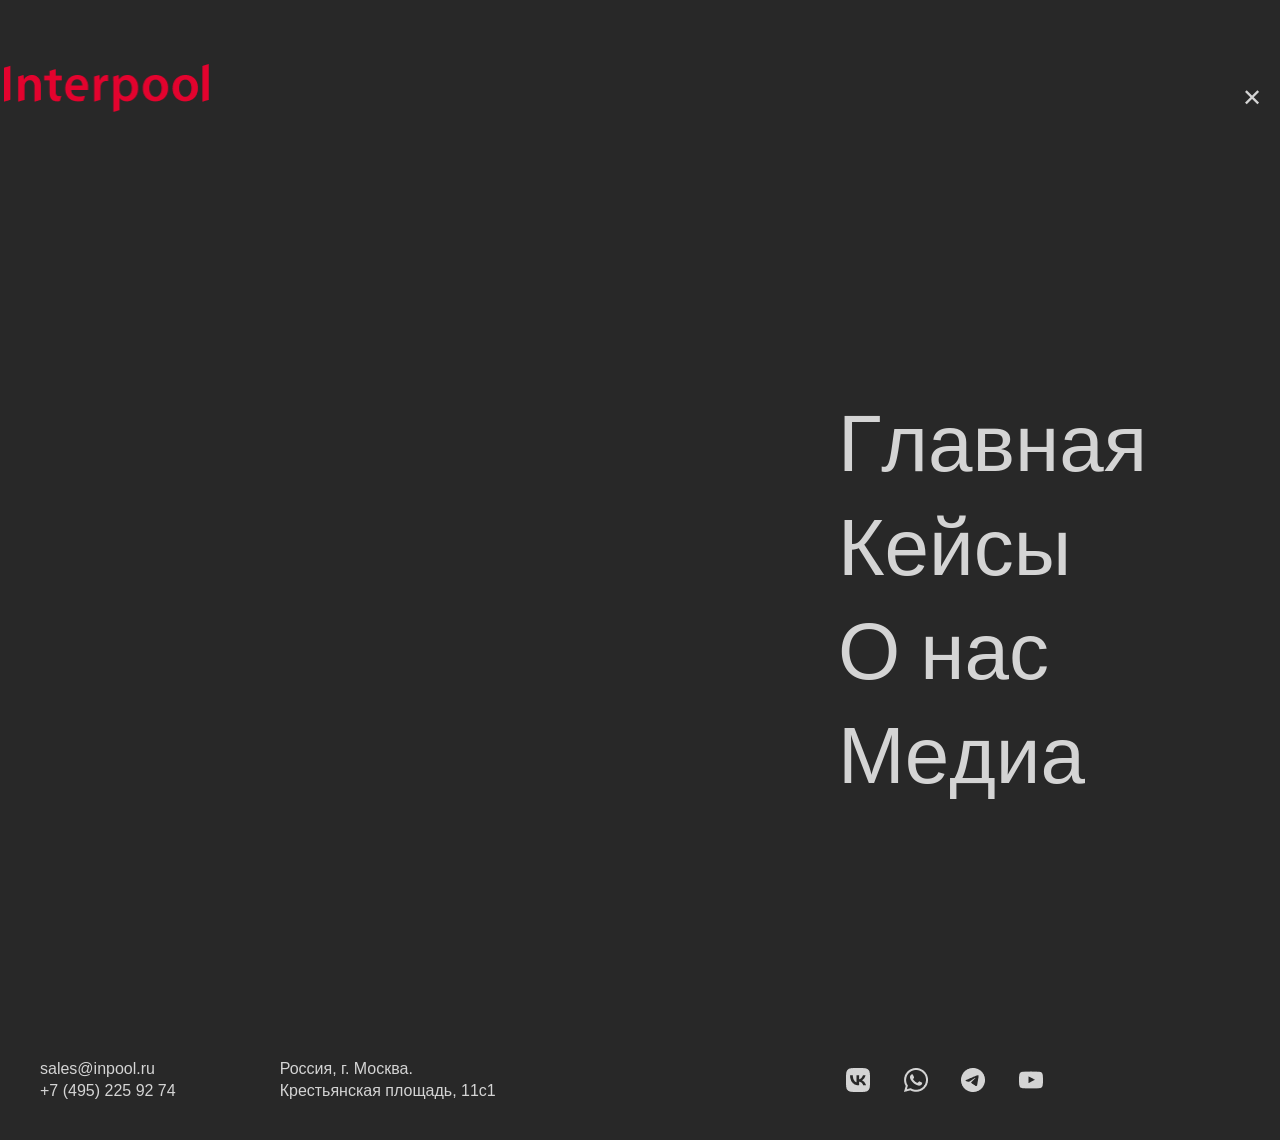
<file: index.html>
<!DOCTYPE html>
<html lang="ru">
<head>
    <meta charset="UTF-8">
    <meta name="viewport" content="width=device-width, initial-scale=1.0">
    <title>Проект по дизайну</title>
    
    <link href="https://db.onlinewebfonts.com/c/f02cf2e6e27a17bcfe9efa18c041c208?family=Redcollar" rel="stylesheet">
    
    <script src="https://cdnjs.cloudflare.com/ajax/libs/gsap/3.12.5/gsap.min.js"></script>
    
    <link rel="stylesheet" href="css/style.css">
</head>
<body>
    <div class="main-container">
        <div class="logo">
            <img src="imgs/logo.png" alt="Логотип">
        </div>
        
        <div class="close">
            ✕
        </div>
        
        <div class="menu-images">
            <img src="imgs/menu1.png" alt="Главная" class="menu-image" data-menu="1">
            <img src="imgs/menu2.png" alt="Кейсы" class="menu-image" data-menu="2">
            <img src="imgs/menu3.png" alt="О нас" class="menu-image" data-menu="3">
            <img src="imgs/menu4.png" alt="Медиа" class="menu-image" data-menu="4">
        </div>
        
        <div class="menu">
            <div class="menu-item" data-menu="1" style="width: 351px; height: 72px;">Главная</div>
            <div class="menu-item" data-menu="2" style="width: 283px; height: 72px;">Кейсы</div>
            <div class="menu-item" data-menu="3" style="width: 247px; height: 72px;">О нас</div>
            <div class="menu-item" data-menu="4" style="width: 300px; height: 72px;">Медиа</div>
        </div>
        
        <div class="bottom-bar">
            <div class="contacts">
                <div class="contacts-left">
                    <a href="mailto:sales@inpool.ru">sales@inpool.ru</a><br>
                    <a href="tel:+74952259274">+7 (495) 225 92 74</a>
                </div>
                <div class="contacts-right">
                    Россия, г. Москва.<br>
                    Крестьянская площадь, 11с1
                </div>
            </div>

            <div class="social-icons">
                <a href="https://vk.com" target="_blank" class="social-icon">
                    <img src="imgs/vk.png" alt="VK">
                </a>
                <a href="https://whatsapp.com" target="_blank" class="social-icon">
                    <img src="imgs/whatsapp.png" alt="WhatsApp">
                </a>
                <a href="https://telegram.org" target="_blank" class="social-icon">
                    <img src="imgs/tg.png" alt="Telegram">
                </a>
                <a href="https://youtube.com" target="_blank" class="social-icon">
                    <img src="imgs/youtube.png" alt="YouTube">
                </a>
            </div>
        </div>
        
        <div class="content">
        </div>
    </div>

    <script src="js/script.js"></script>
</body>
</html>
</file>
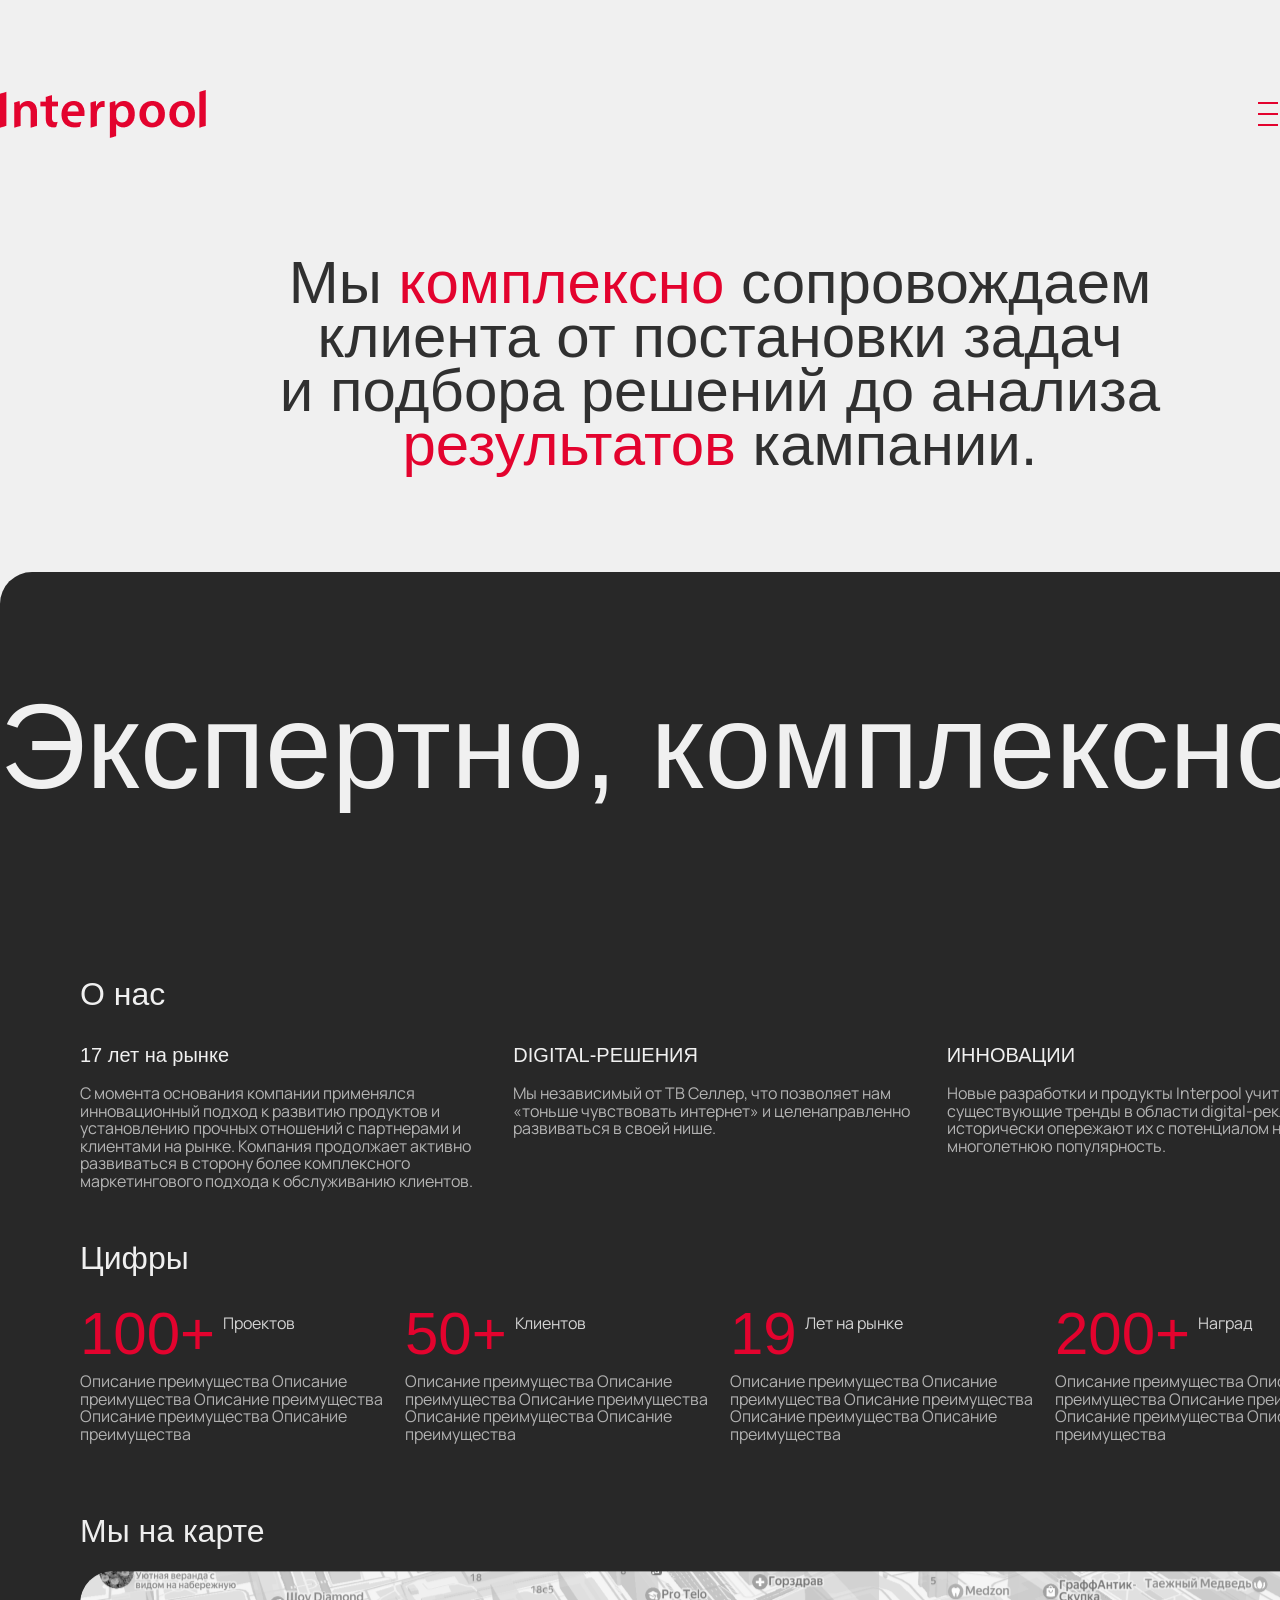
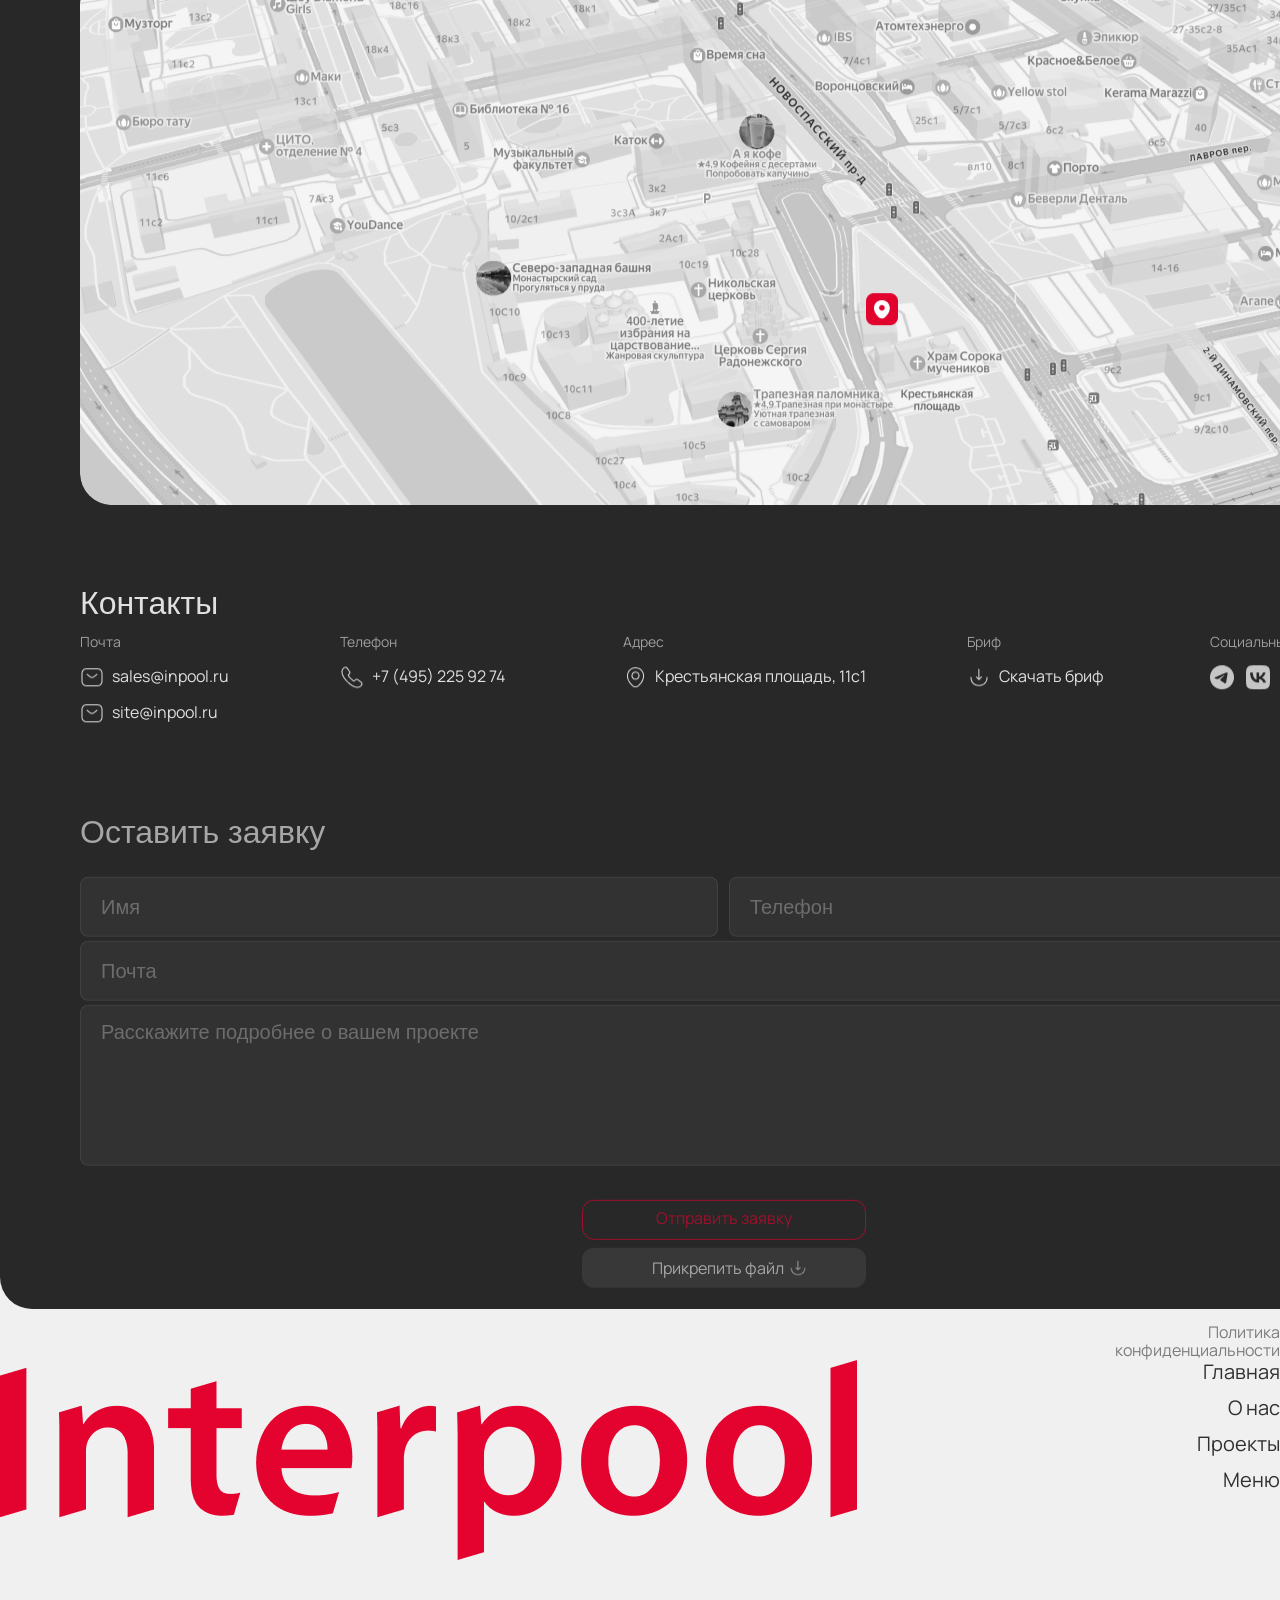
<file: about_index.html>
<!DOCTYPE html>
<html lang="ru">
<head>
    <meta charset="UTF-8">
    <meta name="viewport" content="width=device-width, initial-scale=1.0">
    <title>О нас - Interpool</title>
    
    <link href="https://db.onlinewebfonts.com/c/f02cf2e6e27a17bcfe9efa18c041c208?family=Redcollar" rel="stylesheet">
    
    <link href="https://fonts.googleapis.com/css2?family=Manrope:wght@400&display=swap" rel="stylesheet">
    
    <link href="https://db.onlinewebfonts.com/c/6b6e6c7b7b7b7b7b7b7b7b7b7b7b7b7b?family=TT+Commons+Regular" rel="stylesheet">
    
    <script src="https://cdnjs.cloudflare.com/ajax/libs/gsap/3.12.5/gsap.min.js"></script>
    
    <link rel="stylesheet" href="css/about_style.css">
</head>
<body>
    <div class="main-container">
        <header class="header">
            <div class="logo">
                <img src="imgs/logo.png" alt="Логотип">
            </div>
            <div class="burger-menu" id="burgerMenu">
                <span></span>
                <span></span>
                <span></span>
            </div>
        </header>
        
        <div class="hero-text">
            Мы <span class="red-text">комплексно</span> сопровождаем<br>
            клиента от постановки задач<br>
            и подбора решений до анализа<br>
            <span class="red-text">результатов</span> кампании.
        </div>
        
        <div class="dark-section">
            <div class="marquee-container">
                <div class="marquee-track">
                    <span class="marquee-text">Экспертно, комплексно, интеллектуально.</span>
                    <span class="marquee-text">Экспертно, комплексно, интеллектуально.</span>
                </div>
            </div>
            
            <div class="about-content-block">
                <div class="about-title">О нас</div>
                
                <div class="about-description-grid">
                    <div class="about-column">
                        <div class="about-subtitle">17 лет на рынке</div>
                        <div class="about-text">
                            С момента основания компании применялся инновационный подход к развитию продуктов и установлению прочных отношений с партнерами и клиентами на рынке. Компания продолжает активно развиваться в сторону более комплексного маркетингового подхода к обслуживанию клиентов.
                        </div>
                    </div>
                    
                    <div class="about-column">
                        <div class="about-subtitle">DIGITAL-РЕШЕНИЯ</div>
                        <div class="about-text">
                            Мы независимый от ТВ Селлер, что позволяет нам «тоньше чувствовать интернет» и целенаправленно развиваться в своей нише.
                        </div>
                    </div>
                    
                    <div class="about-column">
                        <div class="about-subtitle">ИННОВАЦИИ</div>
                        <div class="about-text">
                            Новые разработки и продукты Interpool учитывают существующие тренды в области digital-рекламы, исторически опережают их с потенциалом на многолетнюю популярность.
                        </div>
                    </div>
                </div>
            </div>
            
            <div class="numbers-section">
                <div class="numbers-title">Цифры</div>
                
                <div class="numbers-grid">
                    <div class="number-item">
                        <div class="number-value">
                            <span class="number">100+</span>
                            <span class="number-label">Проектов</span>
                        </div>
                        <div class="number-description">
                            Описание преимущества Описание преимущества Описание преимущества Описание преимущества Описание преимущества
                        </div>
                    </div>
                    
                    <div class="number-item">
                        <div class="number-value">
                            <span class="number">50+</span>
                            <span class="number-label">Клиентов</span>
                        </div>
                        <div class="number-description">
                            Описание преимущества Описание преимущества Описание преимущества Описание преимущества Описание преимущества
                        </div>
                    </div>
                    
                    <div class="number-item">
                        <div class="number-value">
                            <span class="number">19</span>
                            <span class="number-label">Лет на рынке</span>
                        </div>
                        <div class="number-description">
                            Описание преимущества Описание преимущества Описание преимущества Описание преимущества Описание преимущества
                        </div>
                    </div>
                    
                    <div class="number-item">
                        <div class="number-value">
                            <span class="number">200+</span>
                            <span class="number-label">Наград</span>
                        </div>
                        <div class="number-description">
                            Описание преимущества Описание преимущества Описание преимущества Описание преимущества Описание преимущества
                        </div>
                    </div>
                </div>
            </div>
            
            <div class="map-section">
                <div class="map-title">Мы на карте</div>
                <div class="map-container">
                    <img src="imgs/map.png" alt="Карта" class="map-image">
                </div>
            </div>
            
            <div class="contacts-section">
                <div class="contacts-title">Контакты</div>
                
                <div class="contacts-headers">
                    <div class="contact-header">Почта</div>
                    <div class="contact-header">Телефон</div>
                    <div class="contact-header">Адрес</div>
                    <div class="contact-header">Бриф</div>
                    <div class="contact-header">Социальные сети</div>
                </div>
                
                <div class="contacts-grid">
                    <div class="contact-column">
                        <div class="contact-item">
                            <div class="contact-icon">
                                <img src="imgs/mail.png" alt="Email" class="contact-icon-img">
                            </div>
                            <div class="contact-text">sales@inpool.ru</div>
                        </div>
                        <div class="contact-item secondary-email">
                            <div class="contact-icon">
                                <img src="imgs/mail.png" alt="Email" class="contact-icon-img">
                            </div>
                            <div class="contact-text">site@inpool.ru</div>
                        </div>
                    </div>
                    
                    <div class="contact-column">
                        <div class="contact-item">
                            <div class="contact-icon">
                                <img src="imgs/phone.png" alt="Phone" class="contact-icon-img">
                            </div>
                            <div class="contact-text">+7 (495) 225 92 74</div>
                        </div>
                    </div>
                    
                    <div class="contact-column">
                        <div class="contact-item">
                            <div class="contact-icon">
                                <img src="imgs/indicator.png" alt="Address" class="contact-icon-img">
                            </div>
                            <div class="contact-text">Крестьянская площадь, 11с1</div>
                        </div>
                    </div>
                    
                    <div class="contact-column">
                        <div class="contact-item brief-item">
                            <div class="contact-text">Скачать бриф</div>
                            <div class="contact-icon">
                                <img src="imgs/loading.png" alt="Download" class="contact-icon-img">
                            </div>
                        </div>
                    </div>
                    
                    <div class="contact-column">
                        <div class="contact-item social-item">
                            <div class="contact-icon">
                                <img src="imgs/tg.png" alt="Telegram" class="contact-icon-img">
                            </div>
                            <div class="contact-icon">
                                <img src="imgs/vk.png" alt="VK" class="contact-icon-img">
                            </div>
                            <div class="contact-icon">
                                <img src="imgs/whatsapp.png" alt="WhatsApp" class="contact-icon-img">
                            </div>
                            <div class="contact-icon">
                                <img src="imgs/youtube.png" alt="YouTube" class="contact-icon-img">
                            </div>
                        </div>
                    </div>
                </div>
            </div>
            
            <div class="form-section">
                <div class="form-title">Оставить заявку</div>
                
                <div class="form-container">
                    <div class="form-row">
                        <input type="text" class="form-input form-input-half" placeholder="Имя">
                        <input type="tel" class="form-input form-input-half" placeholder="Телефон">
                    </div>
                    
                    <input type="email" class="form-input form-input-full" placeholder="Почта">
                    
                    <textarea class="form-textarea" placeholder="Расскажите подробнее о вашем проекте"></textarea>
                </div>
                
                <div class="form-buttons">
                    <button class="form-btn form-btn-primary">Отправить заявку</button>
                    <button class="form-btn form-btn-secondary">
                        Прикрепить файл
                        <img src="imgs/loading.png" alt="Attach" class="btn-icon">
                    </button>
                </div>
            </div>
        </div>
        
        <div class="content-placeholder"></div>
        
        <footer class="footer">
            <div class="footer-content">
                <div class="footer-logo">
                    <img src="imgs/logo_big.png" alt="Interpool">
                </div>
                
                <div class="footer-right">
                    <div class="footer-nav">
                    <div class="footer-nav">
                        <a href="main_index.html" class="footer-nav-link">Главная</a>
                        <a href="about_index.html" class="footer-nav-link">О нас</a>
                        <a href="case_index.html" class="footer-nav-link">Проекты</a>
                        <a href="index.html" class="footer-nav-link">Меню</a>
                    </div>
                    
                    <div class="footer-policy">
                        Политика конфиденциальности
                    </div>
                </div>
            </div>
        </footer>
    </div>
    
    <script src="js/about_script.js"></script>
</body>
</html>
</file>
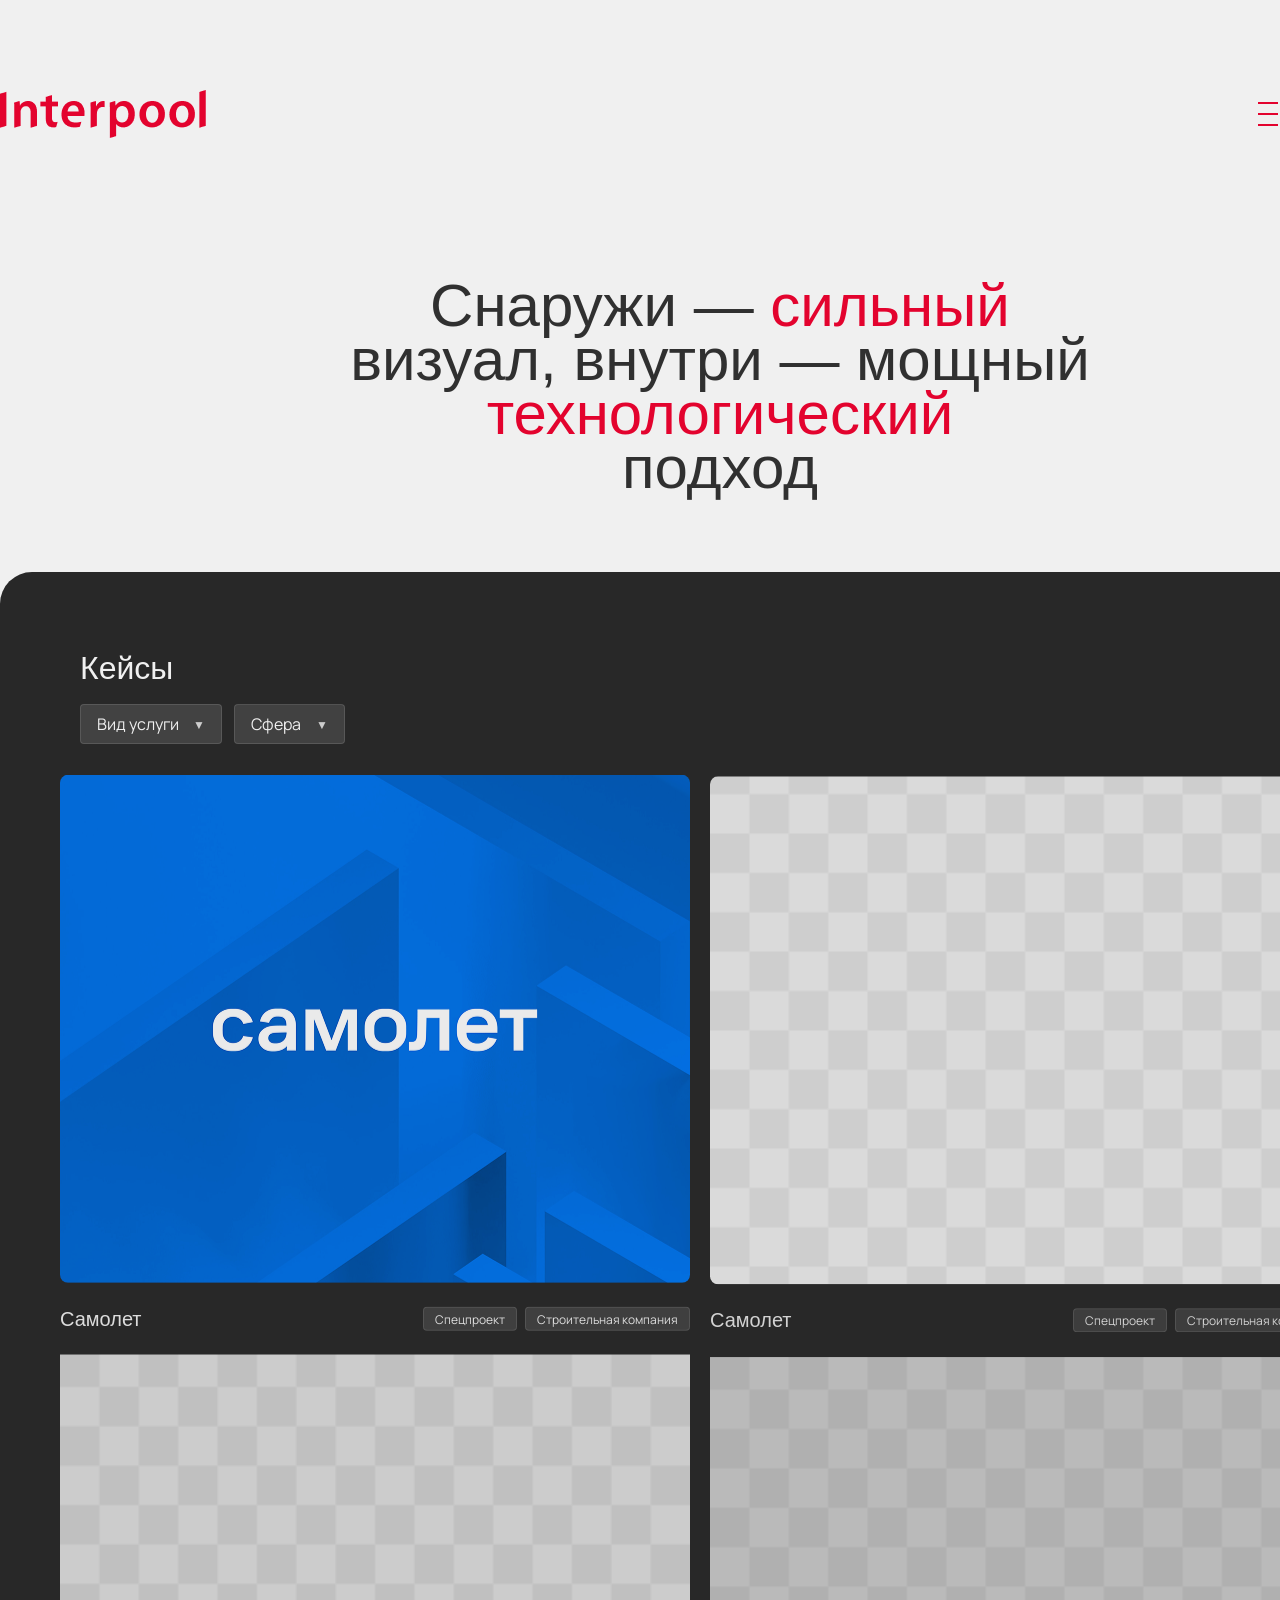
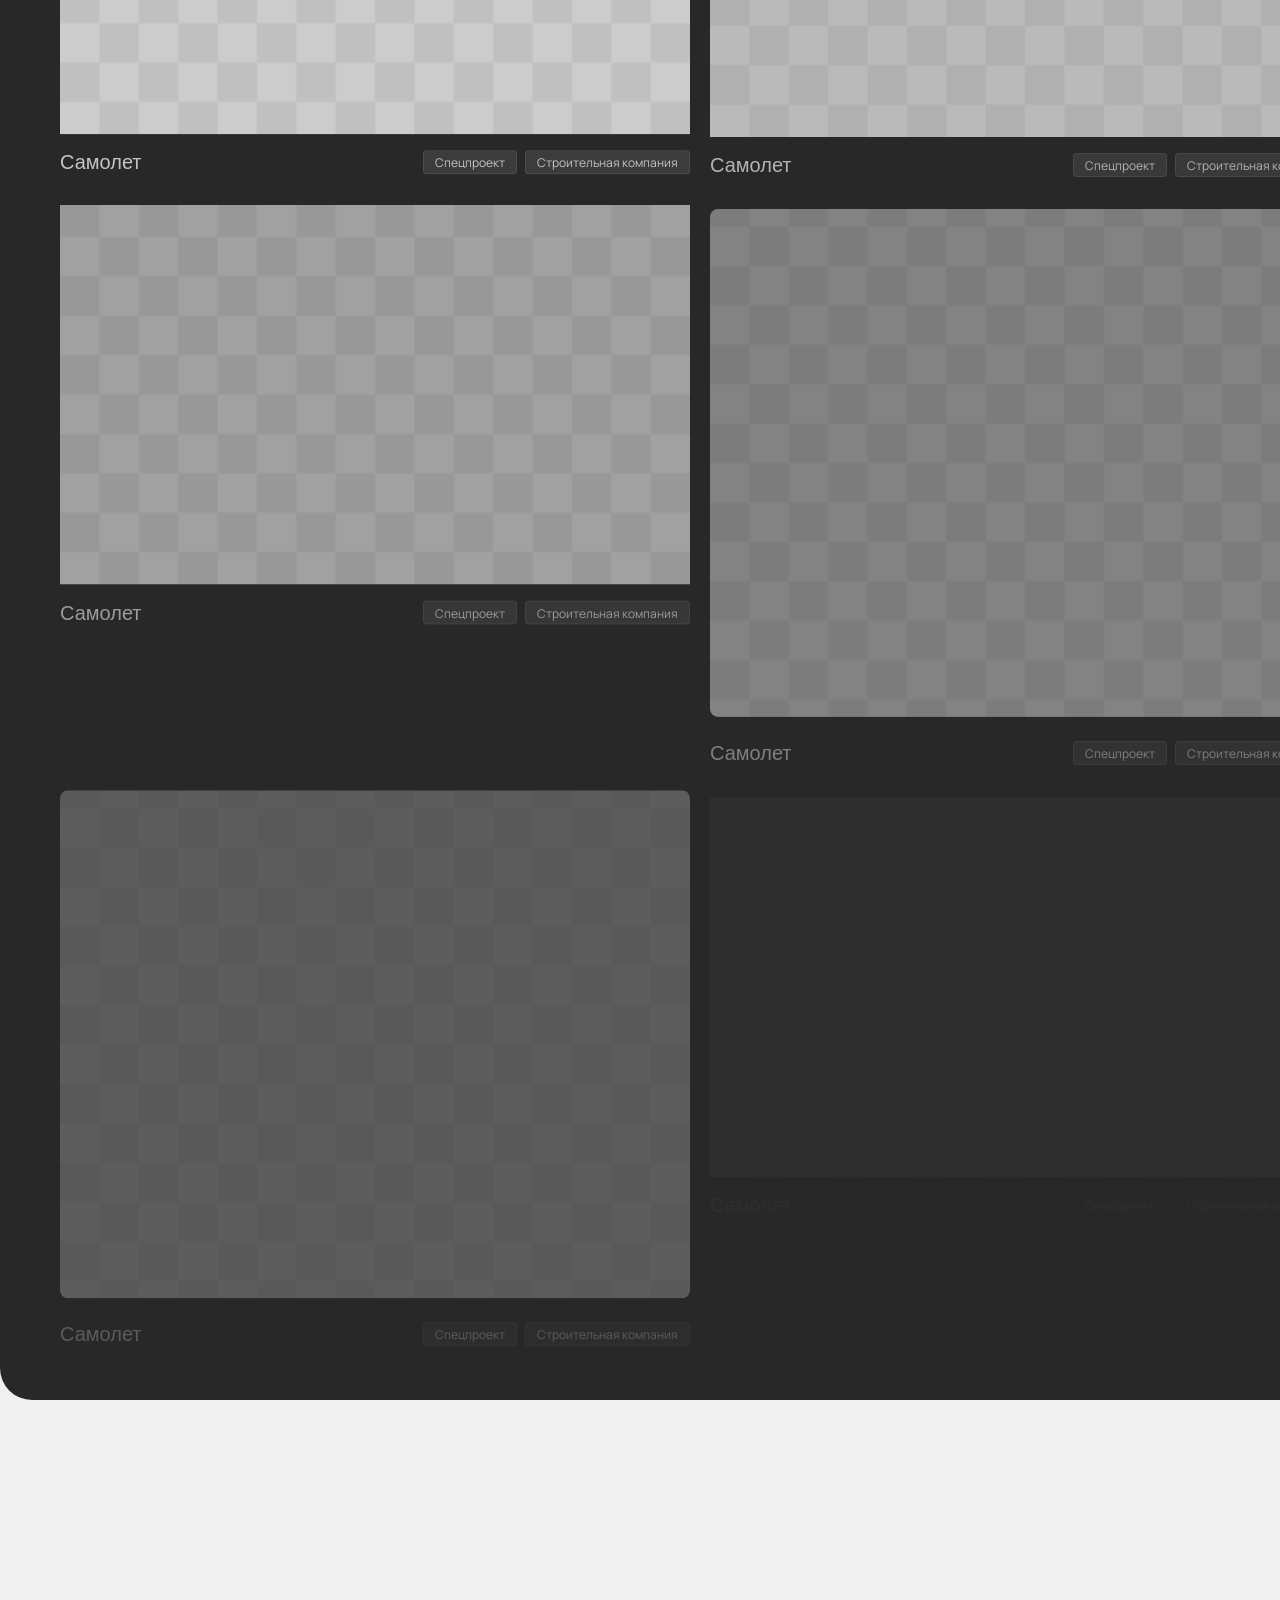
<file: case_index.html>
<!DOCTYPE html>
<html lang="ru">
<head>
    <meta charset="UTF-8">
    <meta name="viewport" content="width=device-width, initial-scale=1.0">
    <title>Кейсы - Interpool</title>
    
    <link href="https://db.onlinewebfonts.com/c/f02cf2e6e27a17bcfe9efa18c041c208?family=Redcollar" rel="stylesheet">
    
    <link href="https://fonts.googleapis.com/css2?family=Manrope:wght@400&display=swap" rel="stylesheet">
    
    <link href="https://db.onlinewebfonts.com/c/6b6e6c7b7b7b7b7b7b7b7b7b7b7b7b7b?family=TT+Commons+Regular" rel="stylesheet">
    
    <script src="https://cdnjs.cloudflare.com/ajax/libs/gsap/3.12.5/gsap.min.js"></script>
    
    <link rel="stylesheet" href="css/case_style.css">
</head>
<body>
    <div class="main-container">
        <header class="header">
            <div class="logo">
                <img src="imgs/logo.png" alt="Логотип">
            </div>
            <div class="burger-menu" id="burgerMenu">
                <span></span>
                <span></span>
                <span></span>
            </div>
        </header>
        
        <div class="hero-text">
            Снаружи — <span class="red-text">сильный</span><br>
            визуал, внутри — мощный <span class="red-text">технологический</span><br>
            подход
        </div>
        
        <div class="cases-dark-section">
            <div class="cases-title">Кейсы</div>
            
<div class="filter-menu">
    <div class="filter-item">
        <span class="filter-text">Вид услуги</span>
        <span class="filter-arrow">▼</span>
        
        <div class="filter-dropdown">
            <div class="dropdown-item" data-value="specproekt">Спецпроект</div>
        </div>
    </div>
    
    <div class="filter-item">
        <span class="filter-text">Сфера</span>
        <span class="filter-arrow">▼</span>
        
        <div class="filter-dropdown">
            <div class="dropdown-item" data-value="stroitelnaya">Строительная компания</div>
        </div>
    </div>
</div>
            
            <div class="cases-grid">
                <a href="airplane_index.html" class="case-item-link">
                    <div class="case-item case-item-large">
                        <div class="case-image case-image-large">
                            <img src="imgs/airplane.png" alt="Самолет" class="case-img">
                        </div>
                        <div class="case-info">
                            <div class="case-label">Самолет</div>
                            <div class="case-tags">
                                <span class="tag">Спецпроект</span>
                                <span class="tag">Строительная компания</span>
                            </div>
                        </div>
                    </div>
                </a>
                
                <a href="#" class="case-item-link">
                    <div class="case-item case-item-large">
                        <div class="case-image case-image-large">
                            <img src="imgs/checker.png" alt="Самолет" class="case-img">
                        </div>
                        <div class="case-info">
                            <div class="case-label">Самолет</div>
                            <div class="case-tags">
                                <span class="tag">Спецпроект</span>
                                <span class="tag">Строительная компания</span>
                            </div>
                        </div>
                    </div>
                </a>
                
                <a href="#" class="case-item-link">
                    <div class="case-item case-item-small">
                        <div class="case-image case-image-small">
                            <img src="imgs/checker.png" alt="Самолет" class="case-img">
                        </div>
                        <div class="case-info">
                            <div class="case-label">Самолет</div>
                            <div class="case-tags">
                                <span class="tag">Спецпроект</span>
                                <span class="tag">Строительная компания</span>
                            </div>
                        </div>
                    </div>
                </a>
                
                <a href="#" class="case-item-link">
                    <div class="case-item case-item-small">
                        <div class="case-image case-image-small">
                            <img src="imgs/checker.png" alt="Самолет" class="case-img">
                        </div>
                        <div class="case-info">
                            <div class="case-label">Самолет</div>
                            <div class="case-tags">
                                <span class="tag">Спецпроект</span>
                                <span class="tag">Строительная компания</span>
                            </div>
                        </div>
                    </div>
                </a>
                
                <a href="#" class="case-item-link">
                    <div class="case-item case-item-small">
                        <div class="case-image case-image-small">
                            <img src="imgs/checker.png" alt="Самолет" class="case-img">
                        </div>
                        <div class="case-info">
                            <div class="case-label">Самолет</div>
                            <div class="case-tags">
                                <span class="tag">Спецпроект</span>
                                <span class="tag">Строительная компания</span>
                            </div>
                        </div>
                    </div>
                </a>
                
                <a href="#" class="case-item-link">
                    <div class="case-item case-item-large">
                        <div class="case-image case-image-large">
                            <img src="imgs/checker.png" alt="Самолет" class="case-img">
                        </div>
                        <div class="case-info">
                            <div class="case-label">Самолет</div>
                            <div class="case-tags">
                                <span class="tag">Спецпроект</span>
                                <span class="tag">Строительная компания</span>
                            </div>
                        </div>
                    </div>
                </a>
                
                <a href="#" class="case-item-link">
                    <div class="case-item case-item-large">
                        <div class="case-image case-image-large">
                            <img src="imgs/checker.png" alt="Самолет" class="case-img">
                        </div>
                        <div class="case-info">
                            <div class="case-label">Самолет</div>
                            <div class="case-tags">
                                <span class="tag">Спецпроект</span>
                                <span class="tag">Строительная компания</span>
                            </div>
                        </div>
                    </div>
                </a>
                
                <a href="#" class="case-item-link">
                    <div class="case-item case-item-small">
                        <div class="case-image case-image-small">
                            <img src="imgs/checker.png" alt="Самолет" class="case-img">
                        </div>
                        <div class="case-info">
                            <div class="case-label">Самолет</div>
                            <div class="case-tags">
                                <span class="tag">Спецпроект</span>
                                <span class="tag">Строительная компания</span>
                            </div>
                        </div>
                    </div>
                </a>
            </div>
        </div>
        
        <div class="media-section">
            <div class="media-title">Медиа</div>
            
            <div class="media-container" id="mediaContainer">
                <div class="media-wrapper">
                    <a href="#" class="media-item-link">
                        <div class="media-item">
                            <div class="media-image">
                                <img src="imgs/checker.png" alt="Interpool и Ozon" class="media-img">
                            </div>
                            <div class="media-content">
                                <div class="media-brand">Interpool и Ozon</div>
                                <div class="media-description">Как с помощью интерактивного баннера привлечь внимание к распродаже</div>
                            </div>
                        </div>
                    </a>
                    
                    <a href="#" class="media-item-link">
                        <div class="media-item">
                            <div class="media-image">
                                <img src="imgs/checker.png" alt="Interpool и Ozon" class="media-img">
                            </div>
                            <div class="media-content">
                                <div class="media-brand">Interpool и Ozon</div>
                                <div class="media-description">Как с помощью интерактивного баннера привлечь внимание к распродаже</div>
                            </div>
                        </div>
                    </a>
                    
                    <a href="#" class="media-item-link">
                        <div class="media-item">
                            <div class="media-image">
                                <img src="imgs/checker.png" alt="Interpool и Ozon" class="media-img">
                            </div>
                            <div class="media-content">
                                <div class="media-brand">Interpool и Ozon</div>
                                <div class="media-description">Как с помощью интерактивного баннера привлечь внимание к распродаже</div>
                            </div>
                        </div>
                    </a>
                    
                    <a href="#" class="media-item-link">
                        <div class="media-item">
                            <div class="media-image">
                                <img src="imgs/checker.png" alt="Interpool и Ozon" class="media-img">
                            </div>
                            <div class="media-content">
                                <div class="media-brand">Interpool и Ozon</div>
                                <div class="media-description">Как с помощью интерактивного баннера привлечь внимание к распродаже</div>
                            </div>
                        </div>
                    </a>
                    
                    <a href="#" class="media-item-link">
                        <div class="media-item">
                            <div class="media-image">
                                <img src="imgs/checker.png" alt="Interpool и Ozon" class="media-img">
                            </div>
                            <div class="media-content">
                                <div class="media-brand">Interpool и Ozon</div>
                                <div class="media-description">Как с помощью интерактивного баннера привлечь внимание к распродаже</div>
                            </div>
                        </div>
                    </a>
                    
                    <a href="#" class="media-item-link">
                        <div class="media-item">
                            <div class="media-image">
                                <img src="imgs/checker.png" alt="Interpool и Ozon" class="media-img">
                            </div>
                            <div class="media-content">
                                <div class="media-brand">Interpool и Ozon</div>
                                <div class="media-description">Как с помощью интерактивного баннера привлечь внимание к распродаже</div>
                            </div>
                        </div>
                    </a>
                    
                    <a href="#" class="media-item-link">
                        <div class="media-item">
                            <div class="media-image">
                                <img src="imgs/checker.png" alt="Interpool и Ozon" class="media-img">
                            </div>
                            <div class="media-content">
                                <div class="media-brand">Interpool и Ozon</div>
                                <div class="media-description">Как с помощью интерактивного баннера привлечь внимание к распродаже</div>
                            </div>
                        </div>
                    </a>
                    
                    <a href="#" class="media-item-link">
                        <div class="media-item">
                            <div class="media-image">
                                <img src="imgs/checker.png" alt="Interpool и Ozon" class="media-img">
                            </div>
                            <div class="media-content">
                                <div class="media-brand">Interpool и Ozon</div>
                                <div class="media-description">Как с помощью интерактивного баннера привлечь внимание к распродаже</div>
                            </div>
                        </div>
                    </a>
                    
                    <a href="#" class="media-item-link">
                        <div class="media-item">
                            <div class="media-image">
                                <img src="imgs/checker.png" alt="Interpool и Ozon" class="media-img">
                            </div>
                            <div class="media-content">
                                <div class="media-brand">Interpool и Ozon</div>
                                <div class="media-description">Как с помощью интерактивного баннера привлечь внимание к распродаже</div>
                            </div>
                        </div>
                    </a>
                    
                    <a href="#" class="media-item-link">
                        <div class="media-item">
                            <div class="media-image">
                                <img src="imgs/checker.png" alt="Interpool и Ozon" class="media-img">
                            </div>
                            <div class="media-content">
                                <div class="media-brand">Interpool и Ozon</div>
                                <div class="media-description">Как с помощью интерактивного баннера привлечь внимание к распродаже</div>
                            </div>
                        </div>
                    </a>
                </div>
            </div>
        </div>
        
        <footer class="footer">
            <div class="footer-content">
                <div class="footer-logo">
                    <img src="imgs/logo_big.png" alt="Interpool">
                </div>
                
                <div class="footer-right">
                    <div class="footer-nav">
                        <a href="main_index.html" class="footer-nav-link">Главная</a>
                        <a href="about_index.html" class="footer-nav-link">О нас</a>
                        <a href="case_index.html" class="footer-nav-link">Проекты</a>
                        <a href="index.html" class="footer-nav-link">Меню</a>
                    </div>
                    
                    <div class="footer-policy">
                        Политика конфиденциальности
                    </div>
                </div>
            </div>
        </footer>
        
        <div class="content"></div>
    </div>
    
    <script src="js/case_script.js"></script>
</body>
</html>
</file>
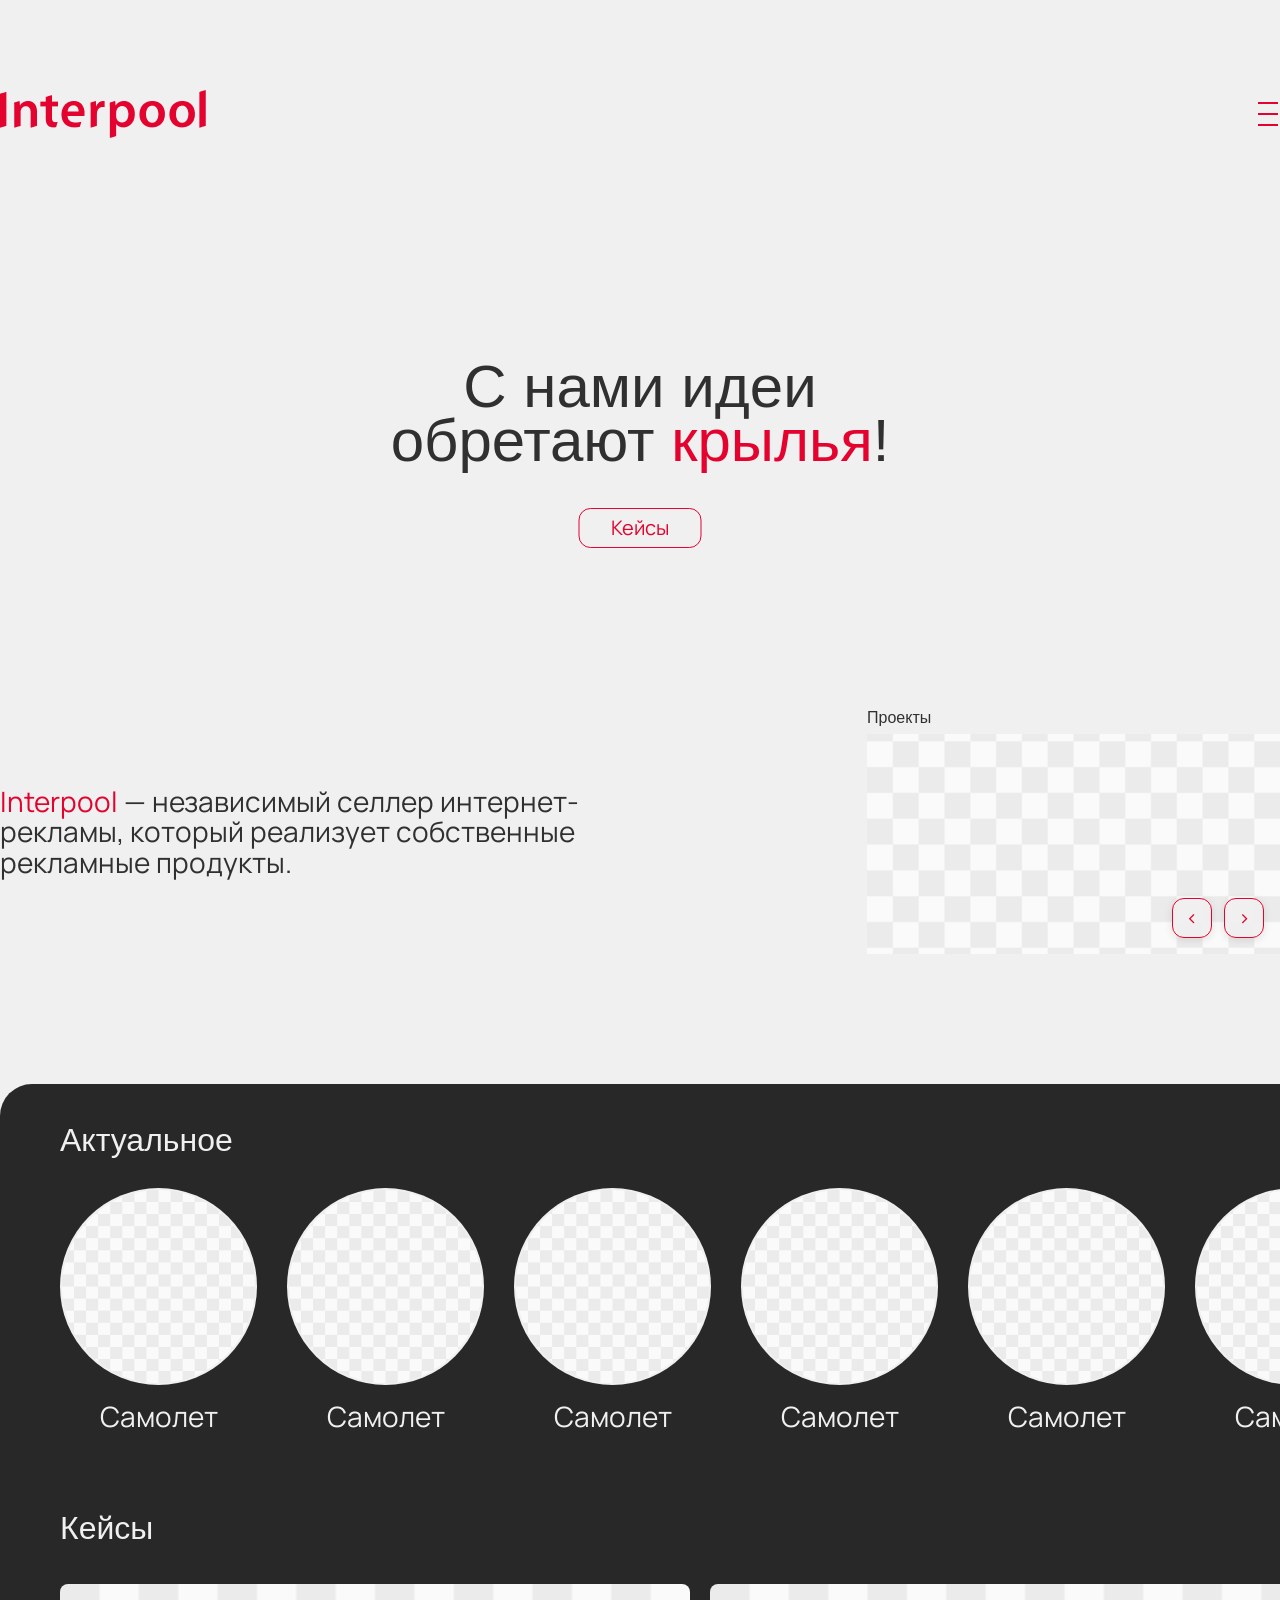
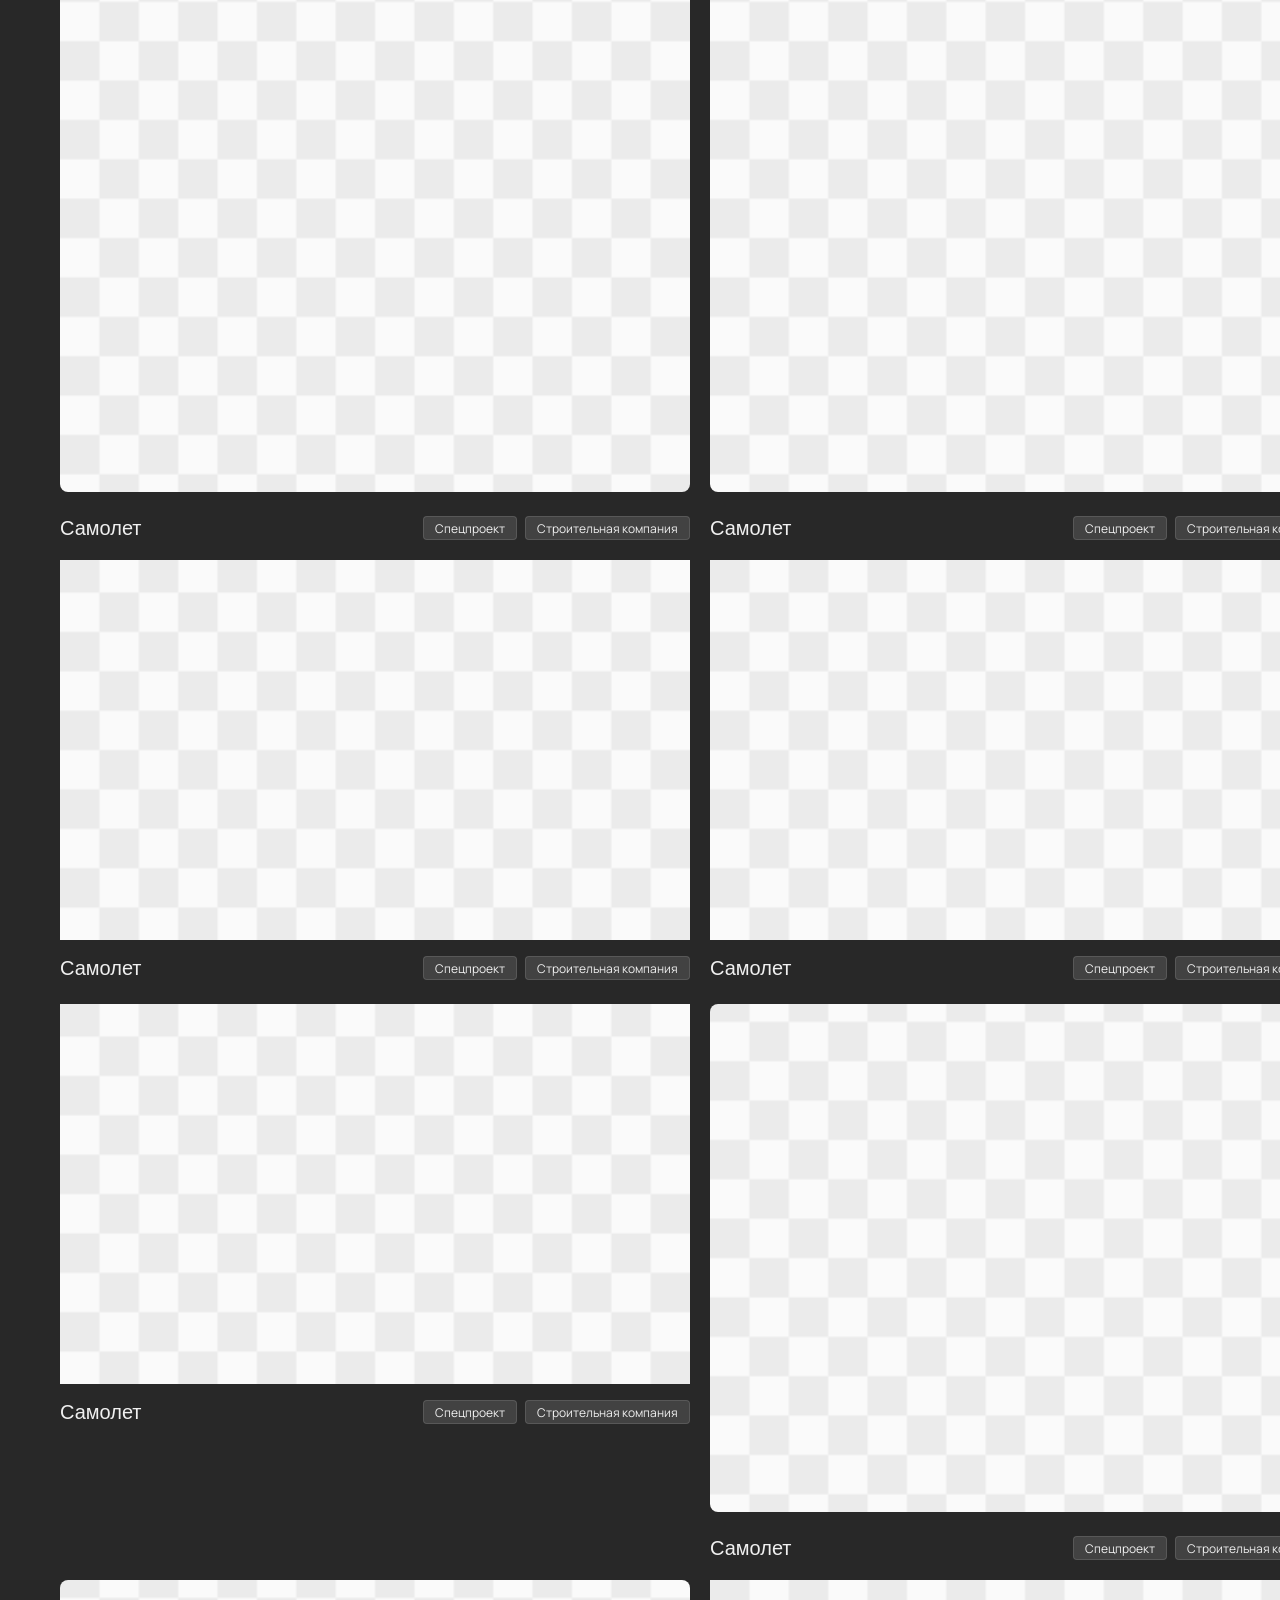
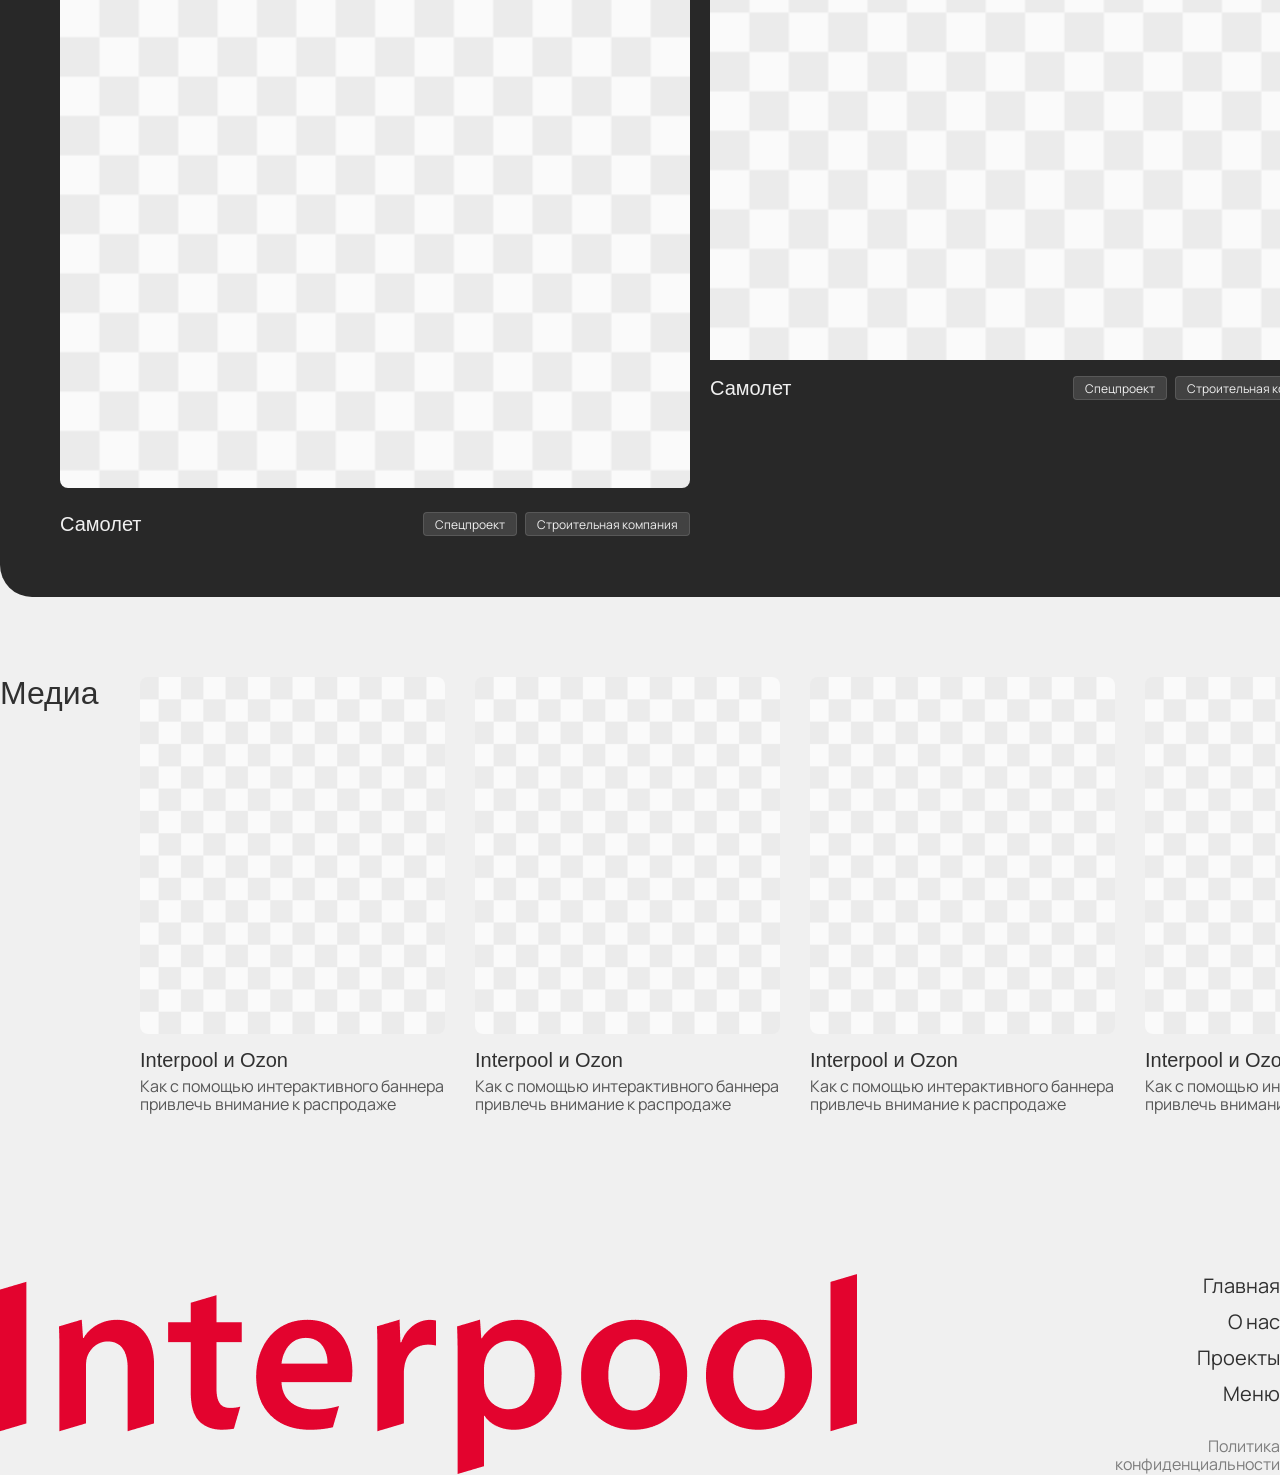
<file: main_index.html>
<!DOCTYPE html>
<html lang="ru">
<head>
    <meta charset="UTF-8">
    <meta name="viewport" content="width=device-width, initial-scale=1.0">
    <title>Главная страница</title>
    
    <link href="https://db.onlinewebfonts.com/c/f02cf2e6e27a17bcfe9efa18c041c208?family=Redcollar" rel="stylesheet">
    
    <link href="https://fonts.googleapis.com/css2?family=Manrope:wght@400&display=swap" rel="stylesheet">
    
    <link href="https://db.onlinewebfonts.com/c/6b6e6c7b7b7b7b7b7b7b7b7b7b7b7b7b?family=TT+Commons+Regular" rel="stylesheet">
    
    <script src="https://cdnjs.cloudflare.com/ajax/libs/gsap/3.12.5/gsap.min.js"></script>
    
    <link rel="stylesheet" href="css/main_style.css">
</head>
<body>
    <div class="main-container">
        <header class="header">
            <div class="logo">
                <img src="imgs/logo.png" alt="Логотип">
            </div>
            <div class="burger-menu">
                <span></span>
                <span></span>
                <span></span>
            </div>
        </header>
        

        <div class="hero-section">
            <h1 class="hero-title">
                С нами идеи <br>обретают <span class="red-text">крылья</span>!
            </h1>
            <button class="hero-button">
                Кейсы
            </button>
        </div>
        
        <div class="projects-section">
            <div class="description-text">
                <span class="red-text">Interpool</span> — независимый селлер интернет-<br>рекламы, который реализует собственные <br>рекламные продукты.
            </div>
            
            <div class="projects-card">
                <div class="projects-label">Проекты</div>
                
                <div class="carousel-container">
                    <div class="carousel">
                        <div class="carousel-track">
                            <img src="imgs/checker.png" alt="Проект" class="carousel-image">
                        </div>
                    </div>
                    
                    <div class="carousel-nav">
                        <button class="nav-button prev-button">
                            <span class="arrow left">&lt;</span>
                        </button>
                        <button class="nav-button next-button">
                            <span class="arrow right">&gt;</span>
                        </button>
                    </div>
                </div>
            </div>
        </div>
        
        <div class="case-section">
            <div class="actual-section">
                <div class="actual-title">Актуальное</div>
                
                <div class="stories-container" id="storiesContainer">
                    <div class="stories-wrapper">
                        <a href="#" class="story-item-link">
                            <div class="story-item">
                                <div class="story-circle">
                                    <img src="imgs/checker.png" alt="Самолет" class="story-image">
                                </div>
                                <div class="story-text">Самолет</div>
                            </div>
                        </a>
                        
                        <a href="#" class="story-item-link">
                            <div class="story-item">
                                <div class="story-circle">
                                    <img src="imgs/checker.png" alt="Самолет" class="story-image">
                                </div>
                                <div class="story-text">Самолет</div>
                            </div>
                        </a>
                        
                        <a href="#" class="story-item-link">
                            <div class="story-item">
                                <div class="story-circle">
                                    <img src="imgs/checker.png" alt="Самолет" class="story-image">
                                </div>
                                <div class="story-text">Самолет</div>
                            </div>
                        </a>
                        
                        <a href="#" class="story-item-link">
                            <div class="story-item">
                                <div class="story-circle">
                                    <img src="imgs/checker.png" alt="Самолет" class="story-image">
                                </div>
                                <div class="story-text">Самолет</div>
                            </div>
                        </a>
                        
                        <a href="#" class="story-item-link">
                            <div class="story-item">
                                <div class="story-circle">
                                    <img src="imgs/checker.png" alt="Самолет" class="story-image">
                                </div>
                                <div class="story-text">Самолет</div>
                            </div>
                        </a>
                        
                        <a href="#" class="story-item-link">
                            <div class="story-item">
                                <div class="story-circle">
                                    <img src="imgs/checker.png" alt="Самолет" class="story-image">
                                </div>
                                <div class="story-text">Самолет</div>
                            </div>
                        </a>
                        
                        <a href="#" class="story-item-link">
                            <div class="story-item">
                                <div class="story-circle">
                                    <img src="imgs/checker.png" alt="Самолет" class="story-image">
                                </div>
                                <div class="story-text">Самолет</div>
                            </div>
                        </a>
                        
                        <a href="#" class="story-item-link">
                            <div class="story-item">
                                <div class="story-circle">
                                    <img src="imgs/checker.png" alt="Самолет" class="story-image">
                                </div>
                                <div class="story-text">Самолет</div>
                            </div>
                        </a>
                        
                        <a href="#" class="story-item-link">
                            <div class="story-item">
                                <div class="story-circle">
                                    <img src="imgs/checker.png" alt="Самолет" class="story-image">
                                </div>
                                <div class="story-text">Самолет</div>
                            </div>
                        </a>
                    </div>
                </div>
            </div>
            
            <div class="cases-section">
                <div class="cases-title">Кейсы</div>
                
                <div class="cases-grid">
                    <a href="#" class="case-item-link">
                        <div class="case-item case-item-large">
                            <div class="case-image case-image-large">
                                <img src="imgs/checker.png" alt="Самолет" class="case-img">
                            </div>
                            <div class="case-info">
                                <div class="case-label">Самолет</div>
                                <div class="case-tags">
                                    <span class="tag">Спецпроект</span>
                                    <span class="tag">Строительная компания</span>
                                </div>
                            </div>
                        </div>
                    </a>
                    
                    <a href="#" class="case-item-link">
                        <div class="case-item case-item-large">
                            <div class="case-image case-image-large">
                                <img src="imgs/checker.png" alt="Самолет" class="case-img">
                            </div>
                            <div class="case-info">
                                <div class="case-label">Самолет</div>
                                <div class="case-tags">
                                    <span class="tag">Спецпроект</span>
                                    <span class="tag">Строительная компания</span>
                                </div>
                            </div>
                        </div>
                    </a>
                    
                    <a href="#" class="case-item-link">
                        <div class="case-item case-item-small">
                            <div class="case-image case-image-small">
                                <img src="imgs/checker.png" alt="Самолет" class="case-img">
                            </div>
                            <div class="case-info">
                                <div class="case-label">Самолет</div>
                                <div class="case-tags">
                                    <span class="tag">Спецпроект</span>
                                    <span class="tag">Строительная компания</span>
                                </div>
                            </div>
                        </div>
                    </a>
                    
                    <a href="#" class="case-item-link">
                        <div class="case-item case-item-small">
                            <div class="case-image case-image-small">
                                <img src="imgs/checker.png" alt="Самолет" class="case-img">
                            </div>
                            <div class="case-info">
                                <div class="case-label">Самолет</div>
                                <div class="case-tags">
                                    <span class="tag">Спецпроект</span>
                                    <span class="tag">Строительная компания</span>
                                </div>
                            </div>
                        </div>
                    </a>
                    
                    <a href="#" class="case-item-link">
                        <div class="case-item case-item-small">
                            <div class="case-image case-image-small">
                                <img src="imgs/checker.png" alt="Самолет" class="case-img">
                            </div>
                            <div class="case-info">
                                <div class="case-label">Самолет</div>
                                <div class="case-tags">
                                    <span class="tag">Спецпроект</span>
                                    <span class="tag">Строительная компания</span>
                                </div>
                            </div>
                        </div>
                    </a>
                    
                    <a href="#" class="case-item-link">
                        <div class="case-item case-item-large">
                            <div class="case-image case-image-large">
                                <img src="imgs/checker.png" alt="Самолет" class="case-img">
                            </div>
                            <div class="case-info">
                                <div class="case-label">Самолет</div>
                                <div class="case-tags">
                                    <span class="tag">Спецпроект</span>
                                    <span class="tag">Строительная компания</span>
                                </div>
                            </div>
                        </div>
                    </a>
                    
                    <a href="#" class="case-item-link">
                        <div class="case-item case-item-large">
                            <div class="case-image case-image-large">
                                <img src="imgs/checker.png" alt="Самолет" class="case-img">
                            </div>
                            <div class="case-info">
                                <div class="case-label">Самолет</div>
                                <div class="case-tags">
                                    <span class="tag">Спецпроект</span>
                                    <span class="tag">Строительная компания</span>
                                </div>
                            </div>
                        </div>
                    </a>
                    
                    <a href="#" class="case-item-link">
                        <div class="case-item case-item-small">
                            <div class="case-image case-image-small">
                                <img src="imgs/checker.png" alt="Самолет" class="case-img">
                            </div>
                            <div class="case-info">
                                <div class="case-label">Самолет</div>
                                <div class="case-tags">
                                    <span class="tag">Спецпроект</span>
                                    <span class="tag">Строительная компания</span>
                                </div>
                            </div>
                        </div>
                    </a>
                </div>
            </div>
        </div>
        
        <div class="media-section">
            <div class="media-title">Медиа</div>
            
            <div class="media-container" id="mediaContainer">
                <div class="media-wrapper">
                    <a href="#" class="media-item-link">
                        <div class="media-item">
                            <div class="media-image">
                                <img src="imgs/checker.png" alt="Interpool и Ozon" class="media-img">
                            </div>
                            <div class="media-content">
                                <div class="media-brand">Interpool и Ozon</div>
                                <div class="media-description">Как с помощью интерактивного баннера привлечь внимание к распродаже</div>
                            </div>
                        </div>
                    </a>
                    
                    <a href="#" class="media-item-link">
                        <div class="media-item">
                            <div class="media-image">
                                <img src="imgs/checker.png" alt="Interpool и Ozon" class="media-img">
                            </div>
                            <div class="media-content">
                                <div class="media-brand">Interpool и Ozon</div>
                                <div class="media-description">Как с помощью интерактивного баннера привлечь внимание к распродаже</div>
                            </div>
                        </div>
                    </a>
                    
                    <a href="#" class="media-item-link">
                        <div class="media-item">
                            <div class="media-image">
                                <img src="imgs/checker.png" alt="Interpool и Ozon" class="media-img">
                            </div>
                            <div class="media-content">
                                <div class="media-brand">Interpool и Ozon</div>
                                <div class="media-description">Как с помощью интерактивного баннера привлечь внимание к распродаже</div>
                            </div>
                        </div>
                    </a>
                    
                    <a href="#" class="media-item-link">
                        <div class="media-item">
                            <div class="media-image">
                                <img src="imgs/checker.png" alt="Interpool и Ozon" class="media-img">
                            </div>
                            <div class="media-content">
                                <div class="media-brand">Interpool и Ozon</div>
                                <div class="media-description">Как с помощью интерактивного баннера привлечь внимание к распродаже</div>
                            </div>
                        </div>
                    </a>
                    
                    <a href="#" class="media-item-link">
                        <div class="media-item">
                            <div class="media-image">
                                <img src="imgs/checker.png" alt="Interpool и Ozon" class="media-img">
                            </div>
                            <div class="media-content">
                                <div class="media-brand">Interpool и Ozon</div>
                                <div class="media-description">Как с помощью интерактивного баннера привлечь внимание к распродаже</div>
                            </div>
                        </div>
                    </a>
                    
                    <a href="#" class="media-item-link">
                        <div class="media-item">
                            <div class="media-image">
                                <img src="imgs/checker.png" alt="Interpool и Ozon" class="media-img">
                            </div>
                            <div class="media-content">
                                <div class="media-brand">Interpool и Ozon</div>
                                <div class="media-description">Как с помощью интерактивного баннера привлечь внимание к распродаже</div>
                            </div>
                        </div>
                    </a>
                    
                    <a href="#" class="media-item-link">
                        <div class="media-item">
                            <div class="media-image">
                                <img src="imgs/checker.png" alt="Interpool и Ozon" class="media-img">
                            </div>
                            <div class="media-content">
                                <div class="media-brand">Interpool и Ozon</div>
                                <div class="media-description">Как с помощью интерактивного баннера привлечь внимание к распродаже</div>
                            </div>
                        </div>
                    </a>
                    
                    <a href="#" class="media-item-link">
                        <div class="media-item">
                            <div class="media-image">
                                <img src="imgs/checker.png" alt="Interpool и Ozon" class="media-img">
                            </div>
                            <div class="media-content">
                                <div class="media-brand">Interpool и Ozon</div>
                                <div class="media-description">Как с помощью интерактивного баннера привлечь внимание к распродаже</div>
                            </div>
                        </div>
                    </a>
                    
                    <a href="#" class="media-item-link">
                        <div class="media-item">
                            <div class="media-image">
                                <img src="imgs/checker.png" alt="Interpool и Ozon" class="media-img">
                            </div>
                            <div class="media-content">
                                <div class="media-brand">Interpool и Ozon</div>
                                <div class="media-description">Как с помощью интерактивного баннера привлечь внимание к распродаже</div>
                            </div>
                        </div>
                    </a>
                    
                    <a href="#" class="media-item-link">
                        <div class="media-item">
                            <div class="media-image">
                                <img src="imgs/checker.png" alt="Interpool и Ozon" class="media-img">
                            </div>
                            <div class="media-content">
                                <div class="media-brand">Interpool и Ozon</div>
                                <div class="media-description">Как с помощью интерактивного баннера привлечь внимание к распродаже</div>
                            </div>
                        </div>
                    </a>
                </div>
            </div>
        </div>
        
        <footer class="footer">
            <div class="footer-content">
                <div class="footer-logo">
                    <img src="imgs/logo_big.png" alt="Interpool">
                </div>
                
                <div class="footer-right">
                    <div class="footer-nav">
                        <a href="main_index.html" class="footer-nav-link">Главная</a>
                        <a href="about_index.html" class="footer-nav-link">О нас</a>
                        <a href="case_index.html" class="footer-nav-link">Проекты</a>
                        <a href="index.html" class="footer-nav-link">Меню</a>
                    </div>
                    
                    <div class="footer-policy">
                        Политика конфиденциальности
                    </div>
                </div>
            </div>
        </footer>
        
        <div class="content">
        </div>

    </div>

<div class="stories-modal" id="storiesModal">
    <div class="modal-overlay"></div>
    <div class="modal-content">
        <div class="stories-progress-container">
        </div>
        
        <div class="stories-modal-container">
            <button class="modal-nav-button modal-prev-button">
                <span class="arrow left">&lt;</span>
            </button>
            
            <div class="stories-modal-image">
                <img src="imgs/checker.png" alt="Story" class="story-modal-img" id="currentStoryImage">
            </div>
            
            <button class="modal-nav-button modal-next-button">
                <span class="arrow right">&gt;</span>
            </button>
        </div>
    </div>
</div>
    <script src="js/main_script.js"></script>
</body>
</html>
</file>
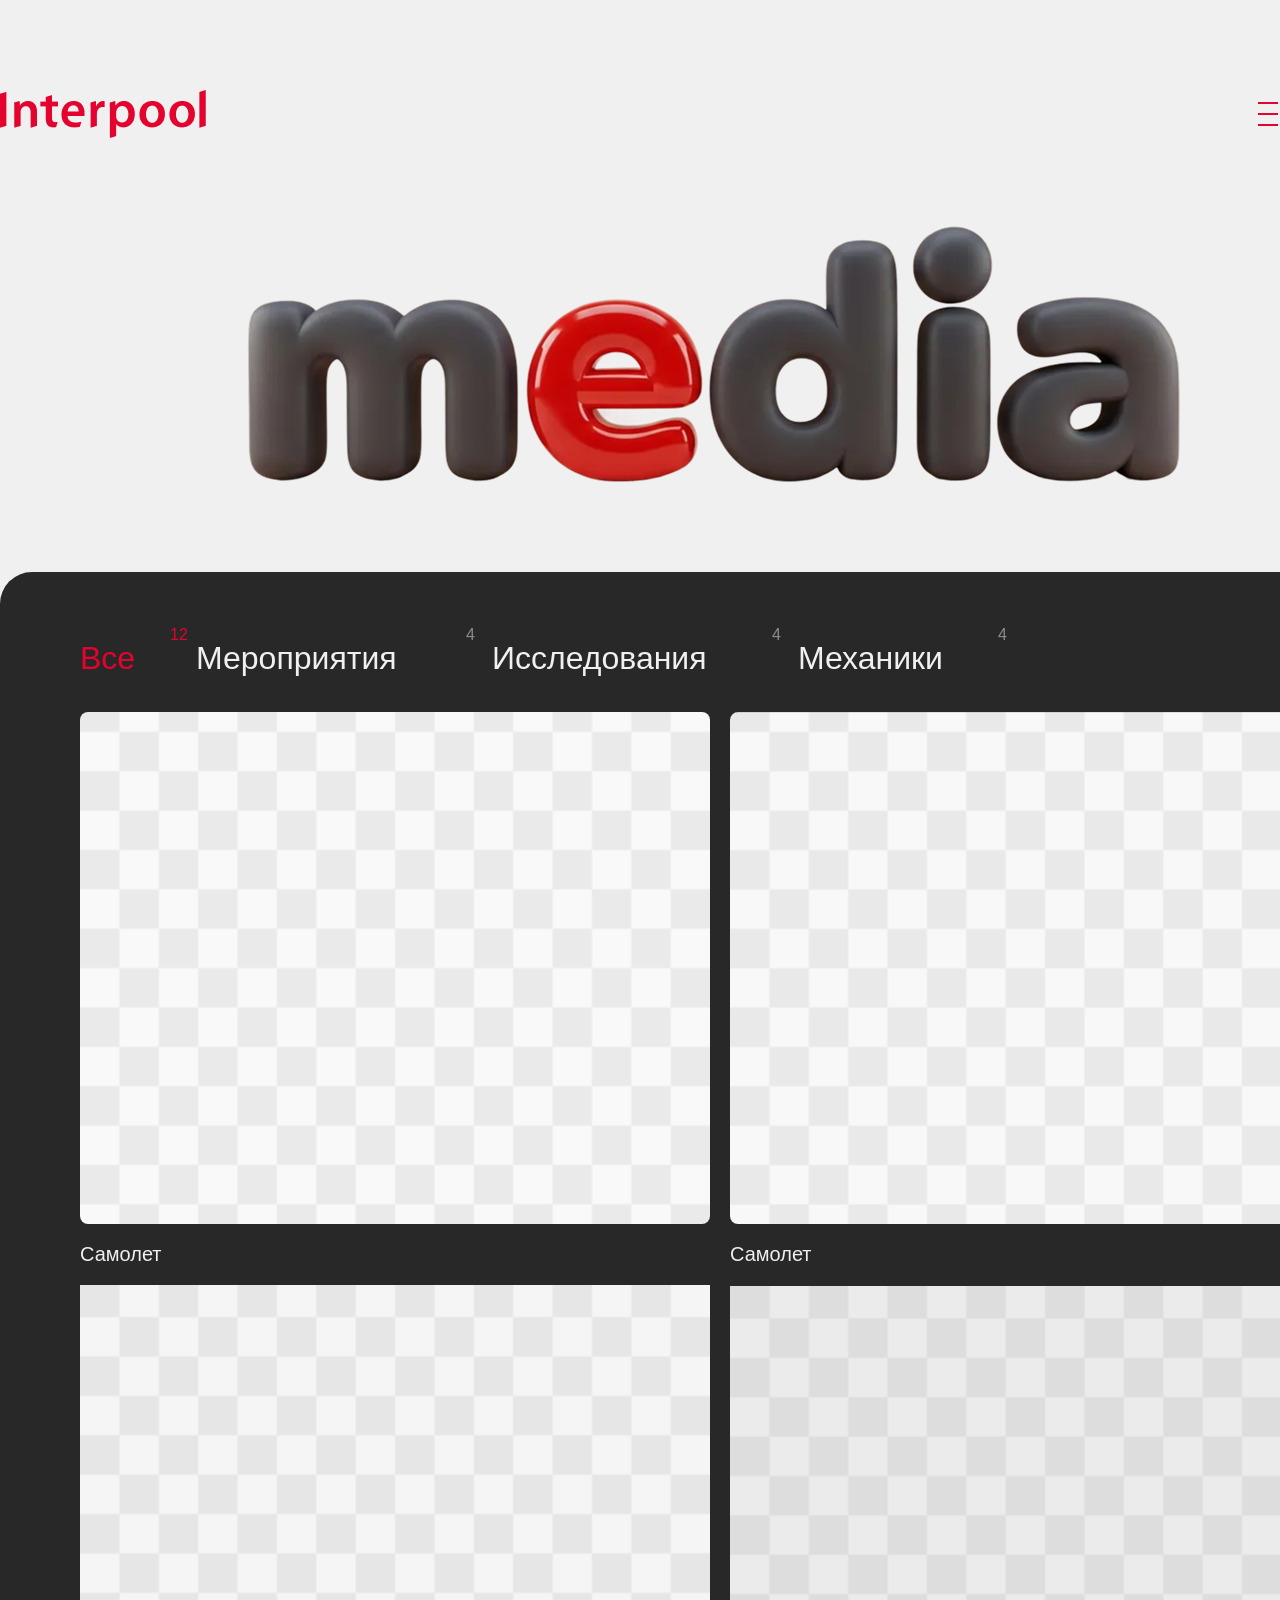
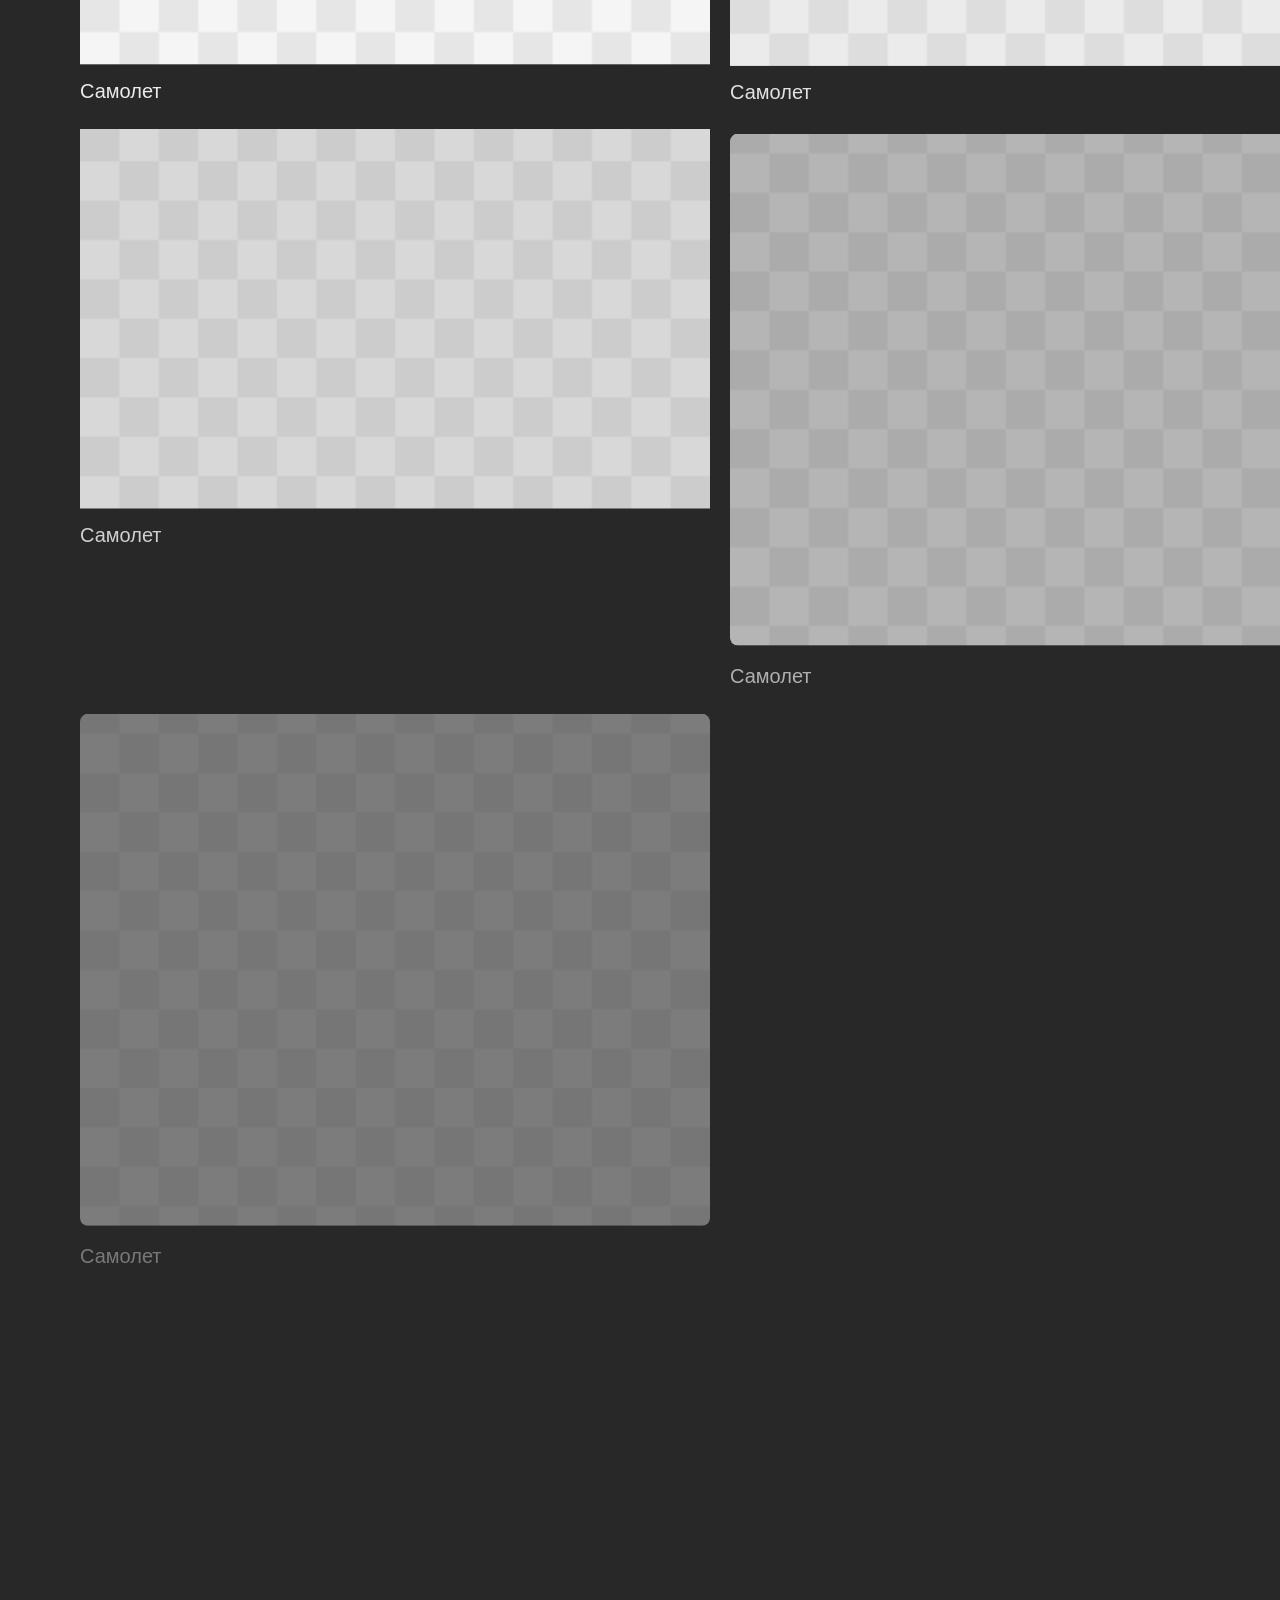
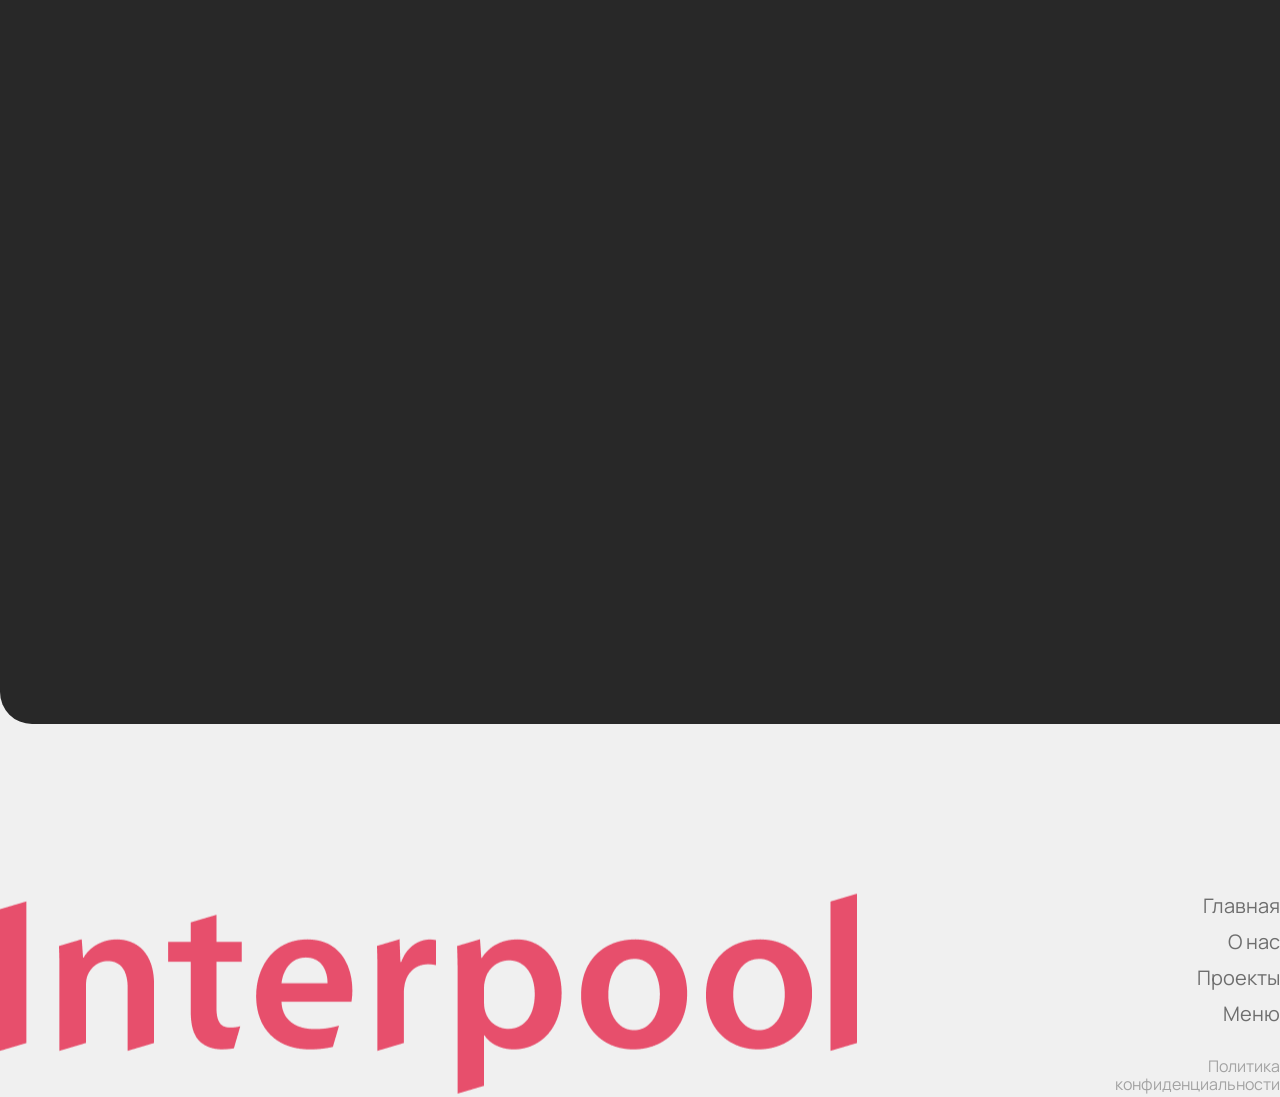
<file: media_index.html>
<!DOCTYPE html>
<html lang="ru">
<head>
    <meta charset="UTF-8">
    <meta name="viewport" content="width=device-width, initial-scale=1.0">
    <title>Медиа - Interpool</title>
    
    <link href="https://db.onlinewebfonts.com/c/f02cf2e6e27a17bcfe9efa18c041c208?family=Redcollar" rel="stylesheet">
    
    <link href="https://fonts.googleapis.com/css2?family=Manrope:wght@400&display=swap" rel="stylesheet">
    
    <link href="https://db.onlinewebfonts.com/c/6b6e6c7b7b7b7b7b7b7b7b7b7b7b7b7b?family=TT+Commons+Regular" rel="stylesheet">
    
    <script src="https://cdnjs.cloudflare.com/ajax/libs/gsap/3.12.5/gsap.min.js"></script>
    
    <link rel="stylesheet" href="css/media_style.css">
</head>
<body>
    <div class="main-container">
        <header class="header">
            <div class="logo">
                <img src="imgs/logo.png" alt="Логотип">
            </div>
            <div class="burger-menu" id="burgerMenu">
                <span></span>
                <span></span>
                <span></span>
            </div>
        </header>
        
        <div class="media-image-container">
            <img src="imgs/media.png" alt="Media" class="media-image">
        </div>
        
        <div class="dark-section">
            
            <div class="filter-menu">
                <div class="filter-item active" data-filter="all" style="width: 96px; height: 52px;">
                    <span class="filter-text">Все</span>
                    <span class="filter-count">12</span>
                </div>
                
                <div class="filter-item" data-filter="event" style="width: 276px; height: 52px;">
                    <span class="filter-text">Мероприятия</span>
                    <span class="filter-count">4</span>
                </div>
                
                <div class="filter-item" data-filter="research" style="width: 286px; height: 52px;">
                    <span class="filter-text">Исследования</span>
                    <span class="filter-count">4</span>
                </div>
                
                <div class="filter-item" data-filter="mechanic" style="width: 208px; height: 52px;">
                    <span class="filter-text">Механики</span>
                    <span class="filter-count">4</span>
                </div>
            </div>
            
            <div class="cases-grid">
                
                <div class="case-card card-type-large" data-category="event">
                    <div class="case-image image-large">
                        <img src="imgs/checker.png" alt="Медиа 1" class="case-img">
                    </div>
                    <div class="case-label">Самолет</div>
                </div>
                
                <div class="case-card card-type-large" data-category="research">
                    <div class="case-image image-large">
                        <img src="imgs/checker.png" alt="Медиа 2" class="case-img">
                    </div>
                    <div class="case-label">Самолет</div>
                </div>
                
                <div class="case-card card-type-small" data-category="mechanic">
                    <div class="case-image image-small">
                        <img src="imgs/checker.png" alt="Медиа 3" class="case-img">
                    </div>
                    <div class="case-label">Самолет</div>
                </div>
                
                <div class="case-card card-type-small" data-category="event">
                    <div class="case-image image-small">
                        <img src="imgs/checker.png" alt="Медиа 4" class="case-img">
                    </div>
                    <div class="case-label">Самолет</div>
                </div>
                
                <div class="case-card card-type-small" data-category="research">
                    <div class="case-image image-small">
                        <img src="imgs/checker.png" alt="Медиа 5" class="case-img">
                    </div>
                    <div class="case-label">Самолет</div>
                </div>
                
                <div class="case-card card-type-large" data-category="mechanic">
                    <div class="case-image image-large">
                        <img src="imgs/checker.png" alt="Медиа 6" class="case-img">
                    </div>
                    <div class="case-label">Самолет</div>
                </div>
                
                <div class="case-card card-type-large" data-category="event">
                    <div class="case-image image-large">
                        <img src="imgs/checker.png" alt="Медиа 7" class="case-img">
                    </div>
                    <div class="case-label">Самолет</div>
                </div>
                
                <div class="case-card card-type-medium" data-category="research">
                    <div class="case-image image-small">
                        <img src="imgs/checker.png" alt="Медиа 8" class="case-img">
                    </div>
                    <div class="case-label">Самолет</div>
                </div>
                
                <div class="case-card card-type-small" data-category="mechanic">
                    <div class="case-image image-small">
                        <img src="imgs/checker.png" alt="Медиа 9" class="case-img">
                    </div>
                    <div class="case-label">Самолет</div>
                </div>
                
                <div class="case-card card-type-small" data-category="event">
                    <div class="case-image image-small">
                        <img src="imgs/checker.png" alt="Медиа 10" class="case-img">
                    </div>
                    <div class="case-label">Самолет</div>
                </div>
                
                <div class="case-card card-type-large" data-category="research">
                    <div class="case-image image-large">
                        <img src="imgs/checker.png" alt="Медиа 11" class="case-img">
                    </div>
                    <div class="case-label">Самолет</div>
                </div>
                
                <div class="case-card card-type-small" data-category="mechanic">
                    <div class="case-image image-small">
                        <img src="imgs/checker.png" alt="Медиа 12" class="case-img">
                    </div>
                    <div class="case-label">Самолет</div>
                </div>
                
            </div>
        </div>
        
        <footer class="footer">
            <div class="footer-content">
                <div class="footer-logo">
                    <img src="imgs/logo_big.png" alt="Interpool">
                </div>
                
                <div class="footer-right">
                    <div class="footer-nav">
                        <a href="main_index.html" class="footer-nav-link">Главная</a>
                        <a href="about_index.html" class="footer-nav-link">О нас</a>
                        <a href="case_index.html" class="footer-nav-link">Проекты</a>
                        <a href="index.html" class="footer-nav-link">Меню</a>
                    </div>
                    
                    <div class="footer-policy">
                        Политика конфиденциальности
                    </div>
                </div>
            </div>
        </footer>
    </div>
    
    <script src="js\media_script.js"></script>
</body>
</html>
</file>
<file: css/style.css>
* {
    margin: 0;
    padding: 0;
    box-sizing: border-box;
}

body {
    background-color: #282828;
    min-height: 100vh;
    font-family: "Redcollar", -apple-system, BlinkMacSystemFont, 'Segoe UI', Roboto, sans-serif;
    display: flex;
    justify-content: center;
    align-items: flex-start;
}

.main-container {
    width: 1440px;
    height: 1080px;
    background-color: #282828;
    position: relative;
    margin-top: 60px;
}

.logo {
    position: absolute;
    top: 4px;
    left: 4px;
    width: 205px;
    height: 48px;
    z-index: 10;
}

.logo img {
    width: 100%;
    height: 100%;
    object-fit: contain;
}

.close {
    position: absolute;
    top: 30px;
    right: 20px;
    width: 16px;
    height: 16px;
    cursor: pointer;
    z-index: 10;
    color: #FFFFFFCC;
    font-size: 24px;
    line-height: 1;
    display: flex;
    align-items: center;
    justify-content: center;
    transition: color 0.3s ease, transform 0.2s ease;
}

.close:hover {
    color: #E3032E;
    transform: scale(1.1);
}

.close:active {
    transform: scale(0.95);
}

.menu-images {
    position: absolute;
    left: -140px;
    top: 50%;
    transform: translateY(-50%);
    width: 964px;
    height: 964px;
    z-index: 5;
    pointer-events: none;
}

.menu-image {
    position: absolute;
    top: 50%;
    left: 50%;
    transform: translate(-50%, -50%);
    opacity: 0;
    visibility: hidden;
    object-fit: contain;
    pointer-events: none;
}

.menu-image[data-menu="1"] {
    width: 630px;
    height: 551px;
    transform: translate(-60%, -50%);
}

.menu-image[data-menu="2"] {
    width: 752px;
    height: 752px;
    transform: translate(-55%, -50%);
}

.menu-image[data-menu="3"] {
    width: 964px;
    height: 964px;
    transform: translate(-50%, -50%);
}

.menu-image[data-menu="4"] {
    width: 732px;
    height: 732px;
    transform: translate(-53%, -50%);
}

.menu {
    position: absolute;
    width: 351px;
    left: 838px;
    top: calc(50% - 384px/2);
    z-index: 20;
    display: flex;
    flex-direction: column;
    align-items: flex-start;
    padding: 0px;
    gap: 32px;
    perspective: 800px;
}

.menu-item {
    font-family: "Redcollar", sans-serif;
    font-weight: 400;
    font-size: 80px;
    line-height: 90%;
    letter-spacing: 0%;
    color: #FFFFFFCC;
    display: flex;
    align-items: center;
    cursor: pointer;
    will-change: transform, color;
    z-index: 25;
    transform-style: preserve-3d;
}

.menu-item span {
    display: inline-block;
    transform-style: preserve-3d;
    backface-visibility: hidden;
    white-space: pre;
}

.menu-item span.space {
    width: 20px;
}

.bottom-bar {
    position: absolute;
    bottom: 0;
    left: 0;
    right: 0;
    height: 80px;
    z-index: 30;
    display: flex;
    align-items: center;
    justify-content: flex-start;
    padding: 0 40px 40px 40px;
    pointer-events: none;
    gap: 410px;
}

.contacts {
    display: flex;
    flex-direction: row;
    align-items: center;
    padding: 0px;
    gap: 104px;
    width: 396px;
    height: 80px;
    font-family: "Redcollar", sans-serif;
    font-size: 16px;
    line-height: 1.4;
    color: #FFFFFFCC;
    pointer-events: auto;
}

.contacts-left {
    flex: none;
    order: 0;
    flex-grow: 0;
    white-space: nowrap;
}

.contacts-right {
    flex: none;
    order: 1;
    flex-grow: 0;
    white-space: nowrap;
}

.contacts-left a {
    color: #FFFFFFCC;
    text-decoration: none;
    transition: color 0.3s ease;
    display: inline-block;
}

.contacts-left a:hover {
    color: #E3032E;
}

.social-icons {
    display: flex;
    flex-direction: row;
    align-items: center;
    justify-content: space-between;
    width: 197px;
    height: 24px;
    pointer-events: auto;
}

.social-icon {
    width: 24px;
    height: 24px;
    display: flex;
    align-items: center;
    justify-content: center;
    transition: transform 0.2s ease;
    cursor: pointer;
}

.social-icon img {
    width: 100%;
    height: 100%;
    object-fit: contain;
}

.social-icon:hover {
    transform: scale(1.1);
}

.content {
    width: 100%;
    height: 100%;
}
</file>
<file: css/about_style.css>
* {
    margin: 0;
    padding: 0;
    box-sizing: border-box;
}

body {
    background-color: #F0F0F0;
    min-height: 100vh;
    font-family: "Redcollar", -apple-system, BlinkMacSystemFont, 'Segoe UI', Roboto, sans-serif;
    display: flex;
    justify-content: center;
    align-items: flex-start;
}

.main-container {
    width: 1440px;
    min-height: 3276px;
    background-color: #F0F0F0;
    position: relative;
    margin-top: 60px;
    padding-bottom: 260px;
}

.header {
    position: absolute;
    top: 30px;
    left: 50%;
    transform: translateX(-50%);
    width: 1280px;
    height: 48px;
    display: flex;
    justify-content: space-between;
    align-items: center;
    z-index: 100;
}

.logo {
    width: 205.71px;
    height: 48px;
}

.logo img {
    width: 100%;
    height: 100%;
    object-fit: contain;
}

.burger-menu {
    width: 24px;
    height: 24px;
    cursor: pointer;
    display: flex;
    flex-direction: column;
    justify-content: space-between;
    align-items: center;
}

.burger-menu span {
    display: block;
    width: 20px;
    height: 2px;
    background-color: #E3032E;
    transition: all 0.3s ease;
}

.burger-menu:hover span {
    width: 22px;
}

.hero-text {
    position: absolute;
    top: 196px;
    left: 120px;
    width: 1200px;
    height: 216px;
    font-family: "Redcollar", sans-serif;
    font-weight: 400;
    font-size: 60px;
    line-height: 90%;
    letter-spacing: 0%;
    text-align: center;
    color: #000000CC;
    z-index: 90;
}

.red-text {
    color: #E3032E;
}

.dark-section {
    position: absolute;
    top: 512px;
    left: 0;
    width: 1440px;
    height: 2337px;
    background-color: #282828;
    border-radius: 32px;
    z-index: 40;
    overflow: hidden;
}

.marquee-container {
    position: absolute;
    top: 120px;
    left: 0;
    width: 100%;
    height: 216px;
    overflow: hidden;
    white-space: nowrap;
    z-index: 50;
}

.marquee-track {
    display: inline-flex;
    animation: marquee 20s linear infinite;
    will-change: transform;
}

.marquee-text {
    font-family: "Redcollar", sans-serif;
    font-weight: 400;
    font-size: 120px;
    line-height: 90%;
    letter-spacing: 0%;
    color: #F0F0F0;
    white-space: nowrap;
    padding-right: 50px;
    display: inline-block;
}

@keyframes marquee {
    0% {
        transform: translateX(0);
    }
    100% {
        transform: translateX(-50%);
    }
}

.marquee-container:hover .marquee-track {
    animation-play-state: paused;
}

.about-content-block {
    position: absolute;
    top: 406px;
    left: 80px;
    width: 1280px;
    height: 465px;
    z-index: 50;
}

.about-title {
    width: 1280px;
    height: 27px;
    font-family: "Redcollar", sans-serif;
    font-weight: 400;
    font-size: 32px;
    line-height: 100%;
    letter-spacing: 0%;
    color: #F0F0F0;
    margin-bottom: 40px;
}

.about-description-grid {
    display: flex;
    gap: 20px;
    width: 1280px;
}

.about-column {
    flex: 1;
    display: flex;
    flex-direction: column;
    gap: 20px;
}

.about-subtitle {
    font-family: "Redcollar", sans-serif;
    font-weight: 400;
    font-size: 20px;
    line-height: 100%;
    letter-spacing: 0%;
    color: #F0F0F0;
    height: 20px;
    white-space: nowrap;
}

.about-text {
    font-family: "Manrope", sans-serif;
    font-weight: 400;
    font-size: 16px;
    line-height: 110%;
    letter-spacing: -1%;
    color: #F0F0F0;
    opacity: 0.7;
    width: 413px;
    min-height: 108px;
}

.about-column:nth-child(1) .about-text {
    height: 108px;
}

.about-column:nth-child(2) .about-text {
    height: 72px;
}

.about-column:nth-child(3) .about-text {
    height: 72px;
}

.numbers-section {
    position: absolute;
    top: 670px;
    left: 80px;
    width: 1280px;
    height: 203px;
    z-index: 50;
}

.numbers-title {
    width: 1280px;
    height: 35px;
    font-family: "Redcollar", sans-serif;
    font-weight: 400;
    font-size: 32px;
    line-height: 100%;
    letter-spacing: 0%;
    color: #F0F0F0;
    margin-bottom: 30px;
}

.numbers-grid {
    display: flex;
    gap: 20px;
    width: 1280px;
    height: 138px;
}

.number-item {
    width: 305px;
    height: 138px;
    display: flex;
    flex-direction: column;
    gap: 12px;
}

.number-value {
    display: flex;
    align-items: flex-start;
    gap: 8px;
    height: 54px;
}

.number {
    font-family: "Redcollar", sans-serif;
    font-weight: 400;
    font-size: 60px;
    line-height: 90%;
    letter-spacing: 0%;
    color: #E3032E;
    white-space: nowrap;
}

.number-label {
    font-family: "Manrope", sans-serif;
    font-weight: 400;
    font-size: 16px;
    line-height: 110%;
    letter-spacing: -1%;
    color: #FFFFFF;
    opacity: 0.8;
    white-space: nowrap;
    align-self: flex-start;
    margin-top: 8px;
}

.number-description {
    width: 305px;
    height: 72px;
    font-family: "Manrope", sans-serif;
    font-weight: 400;
    font-size: 16px;
    line-height: 110%;
    letter-spacing: -1%;
    color: #FFFFFFCC;
    opacity: 0.8;
    overflow: hidden;
}

.map-section {
    position: absolute;
    top: 943px;
    left: 80px;
    width: 1280px;
    height: 590px;
    display: flex;
    flex-direction: column;
    gap: 32px;
    z-index: 50;
}

.map-title {
    width: 1280px;
    height: 24px;
    font-family: "Redcollar", sans-serif;
    font-weight: 400;
    font-size: 32px;
    line-height: 100%;
    letter-spacing: 0%;
    color: #F0F0F0;
}

.map-container {
    width: 1280px;
    height: 534px;
    border-radius: 32px;
    overflow: hidden;
}

.map-image {
    width: 100%;
    height: 100%;
    object-fit: cover;
    display: block;
}

.contacts-section {
    position: absolute;
    top: 1613px;
    left: 80px;
    width: 1280px;
    height: 140px;
    display: flex;
    flex-direction: column;
    gap: 16px;
    z-index: 50;
}

.contacts-title {
    width: 1280px;
    height: 24px;
    font-family: "Redcollar", sans-serif;
    font-weight: 400;
    font-size: 32px;
    line-height: 100%;
    letter-spacing: 0%;
    color: #F0F0F0;
    margin-bottom: 8px;
}

.contacts-headers {
    display: flex;
    justify-content: space-between;
    width: 1280px;
    height: 20px;
}

.contact-header {
    font-family: "Manrope", sans-serif;
    font-weight: 400;
    font-size: 14px;
    line-height: 100%;
    letter-spacing: -1%;
    color: #FFFFFF;
    opacity: 0.6;
}

.contact-header:nth-child(1) { width: 116px; }
.contact-header:nth-child(2) { width: 140px; }
.contact-header:nth-child(3) { width: 200px; }
.contact-header:nth-child(4) { width: 100px; }
.contact-header:nth-child(5) { width: 150px; }

.contacts-grid {
    display: flex;
    justify-content: space-between;
    width: 1280px;
    height: 84px;
}

.contact-column {
    display: flex;
    flex-direction: column;
    gap: 12px;
    height: 84px;
}

.contact-column:nth-child(1) { width: 116px; }
.contact-column:nth-child(2) { width: 140px; }
.contact-column:nth-child(3) { width: 200px; }
.contact-column:nth-child(4) { width: 100px; }
.contact-column:nth-child(5) { width: 150px; }

.contact-item {
    display: flex;
    align-items: center;
    gap: 8px;
    height: 24px;
}

.brief-item {
    flex-direction: row-reverse;
    justify-content: flex-end;
}

.contact-icon {
    width: 24px;
    height: 24px;
    flex-shrink: 0;
}

.contact-icon-img {
    width: 100%;
    height: 100%;
    object-fit: contain;
    display: block;
}

.contact-text {
    font-family: "Manrope", sans-serif;
    font-weight: 400;
    font-size: 16px;
    line-height: 110%;
    letter-spacing: -1%;
    color: #F0F0F0;
    white-space: nowrap;
}

.social-item {
    gap: 12px;
}

.secondary-email {
    margin-top: 0;
}

.form-section {
    position: absolute;
    top: 1833px;
    left: 80px;
    width: 1287px;
    display: flex;
    flex-direction: column;
    gap: 32px;
    z-index: 50;
}

.form-title {
    width: 1287px;
    height: 29px;
    font-family: "Redcollar", sans-serif;
    font-weight: 400;
    font-size: 32px;
    line-height: 100%;
    letter-spacing: 0%;
    color: #F0F0F0;
}

.form-container {
    width: 1287px;
    display: flex;
    flex-direction: column;
    gap: 4px;
}

.form-row {
    display: flex;
    gap: 11px;
    width: 1287px;
    height: 60px;
}

.form-input {
    background: rgba(255, 255, 255, 0.08);
    border: 1px solid rgba(255, 255, 255, 0.12);
    border-radius: 8px;
    padding: 16px 20px;
    font-family: "Redcollar", sans-serif;
    font-weight: 400;
    font-size: 20px;
    line-height: 100%;
    letter-spacing: 0%;
    color: #F0F0F0;
    outline: none;
    transition: all 0.3s ease;
}

.form-input::placeholder {
    color: rgba(240, 240, 240, 0.5);
    font-family: "Redcollar", sans-serif;
    font-size: 20px;
}

.form-input:focus {
    border-color: #E3032E;
    background: rgba(227, 3, 46, 0.08);
}

.form-input-half {
    width: 638px;
    height: 60px;
}

.form-input-full {
    width: 1287px;
    height: 60px;
}

.form-textarea {
    width: 1287px;
    height: 161px;
    background: rgba(255, 255, 255, 0.08);
    border: 1px solid rgba(255, 255, 255, 0.12);
    border-radius: 8px;
    padding: 16px 20px;
    font-family: "Redcollar", sans-serif;
    font-weight: 400;
    font-size: 20px;
    line-height: 100%;
    letter-spacing: 0%;
    color: #F0F0F0;
    outline: none;
    resize: none;
    transition: all 0.3s ease;
}

.form-textarea::placeholder {
    color: rgba(240, 240, 240, 0.5);
    font-family: "Redcollar", sans-serif;
    font-size: 20px;
}

.form-textarea:focus {
    border-color: #E3032E;
    background: rgba(227, 3, 46, 0.08);
}

.form-buttons {
    display: flex;
    flex-direction: column;
    align-items: center;
    gap: 8px;
    width: 100%;
    margin-top: 2px;
}

.form-btn {
    width: 284px;
    height: 40px;
    border-radius: 12px;
    font-family: "Manrope", sans-serif;
    font-weight: 400;
    font-size: 16px;
    line-height: 100%;
    letter-spacing: -1%;
    cursor: pointer;
    transition: all 0.3s ease;
    display: flex;
    align-items: center;
    justify-content: center;
    border: none;
    background: transparent;
}

.form-btn-primary {
    width: 284px;
    height: 40px;
    border-radius: 12px;
    border: 1px solid #E3032E;
    background: transparent;
    color: #E3032E;
    font-family: "Manrope", sans-serif;
    font-weight: 400;
    font-size: 16px;
    line-height: 100%;
    letter-spacing: -1%;
    padding: 8px 32px 12px 32px;
    cursor: pointer;
    transition: all 0.3s ease;
    display: flex;
    align-items: center;
    justify-content: center;
    gap: 10px;
}

.form-btn-primary:hover {
    background: rgba(227, 3, 46, 0.1);
    transform: scale(1.02);
}

.form-btn-primary:active {
    transform: scale(0.98);
}

.form-btn-secondary {
    width: 284px;
    height: 40px;
    border-radius: 12px;
    background: rgba(255, 255, 255, 0.12);
    border: none;
    color: #F0F0F0;
    font-family: "Manrope", sans-serif;
    font-weight: 400;
    font-size: 16px;
    line-height: 100%;
    letter-spacing: -1%;
    padding: 8px 20px 8px 32px;
    cursor: pointer;
    transition: all 0.3s ease;
    display: flex;
    align-items: center;
    justify-content: center;
    gap: 4px;
}

.form-btn-secondary:hover {
    background: rgba(255, 255, 255, 0.2);
    transform: scale(1.02);
}

.form-btn-secondary:active {
    transform: scale(0.98);
}

.btn-icon {
    width: 20px;
    height: 20px;
    object-fit: contain;
}

.content-placeholder {
    width: 100%;
    height: 2300px;
    margin-top: 412px;
}

.footer {
    position: absolute;
    left: 50%;
    top: 2900px;
    transform: translateX(-50%);
    width: 1280px;
    height: 200px;
    background-color: transparent;
    z-index: 50;
}

.footer-content {
    width: 100%;
    height: 100%;
    display: flex;
    justify-content: space-between;
    align-items: flex-start;
    padding: 0;
    position: relative;
}

.footer-logo {
    width: 857px;
    height: 200px;
}

.footer-logo img {
    width: 100%;
    height: 100%;
    object-fit: cover;
    display: block;
}

.footer-right {
    display: flex;
    flex-direction: column;
    align-items: flex-end;
    justify-content: space-between;
    height: 200px;
    padding: 0;
    position: relative;
}

.footer-nav {
    display: flex;
    flex-direction: column;
    align-items: flex-end;
    gap: 12px;
    width: 106px;
    margin-top: 0;
    position: absolute;
    top: 0;
    right: 0;
}

.footer-nav-link {
    width: 106px;
    height: 24px;
    font-family: "Manrope", sans-serif;
    font-weight: 400;
    font-size: 20px;
    line-height: 120%;
    letter-spacing: -1%;
    text-align: right;
    color: #000000CC;
    text-decoration: none;
    transition: color 0.3s ease;
    display: block;
}

.footer-nav-link:hover {
    color: #E3032E;
}

.footer-policy {
    width: 200px;
    height: 36px;
    font-family: "Manrope", sans-serif;
    font-weight: 400;
    font-size: 16px;
    line-height: 110%;
    letter-spacing: -1%;
    color: #000000CC;
    opacity: 0.6;
    transition: opacity 0.3s ease;
    cursor: pointer;
    position: absolute;
    bottom: 0;
    right: 0;
    text-align: right;
}

.footer-policy:hover {
    opacity: 1;
    color: #E3032E;
}
</file>
<file: css/case_style.css>
* {
    margin: 0;
    padding: 0;
    box-sizing: border-box;
}

body {
    background-color: #F0F0F0;
    min-height: 100vh;
    font-family: "Redcollar", -apple-system, BlinkMacSystemFont, 'Segoe UI', Roboto, sans-serif;
    display: flex;
    justify-content: center;
    align-items: flex-start;
}

.main-container {
    width: 1440px;
    min-height: 3777px;
    background-color: #F0F0F0;
    position: relative;
    margin-top: 60px;
}

.header {
    position: absolute;
    top: 30px;
    left: 50%;
    transform: translateX(-50%);
    width: 1280px;
    height: 48px;
    display: flex;
    justify-content: space-between;
    align-items: center;
    z-index: 100;
}

.logo {
    width: 205.71px;
    height: 48px;
}

.logo img {
    width: 100%;
    height: 100%;
    object-fit: contain;
}

.burger-menu {
    width: 24px;
    height: 24px;
    cursor: pointer;
    display: flex;
    flex-direction: column;
    justify-content: space-between;
    align-items: center;
}

.burger-menu span {
    display: block;
    width: 20px;
    height: 2px;
    background-color: #E3032E;
    transition: all 0.3s ease;
}

.burger-menu:hover span {
    width: 22px;
}

.hero-text {
    position: absolute;
    top: 219px;
    left: 120px;
    width: 1200px;
    height: 162px;
    font-family: "Redcollar", sans-serif;
    font-weight: 400;
    font-size: 60px;
    line-height: 90%;
    letter-spacing: 0%;
    text-align: center;
    color: #000000CC;
    z-index: 50;
}

.red-text {
    color: #E3032E;
}

.cases-dark-section {
    position: absolute;
    top: 512px;
    left: 0;
    width: 1440px;
    height: 2428px;
    background-color: #282828;
    border-radius: 32px;
    z-index: 40;
    padding: 0;
}

.cases-title {
    position: absolute;
    top: 80px;
    left: 80px;
    width: 114px;
    height: 32px;
    font-family: "Redcollar", sans-serif;
    font-weight: 400;
    font-size: 32px;
    line-height: 100%;
    letter-spacing: 0%;
    color: #F0F0F0;
    z-index: 45;
}

.filter-menu {
    position: absolute;
    top: 132px;
    left: 80px;
    display: flex;
    gap: 12px;
    z-index: 46;
}

.filter-item {
    display: flex;
    flex-direction: row;
    justify-content: space-between;
    align-items: center;
    padding: 8px 16px;
    gap: 4px;
    height: 40px;
    background: rgba(255, 255, 255, 0.12);
    border: 1px solid rgba(255, 255, 255, 0.12);
    border-radius: 4px;
    cursor: pointer;
    transition: all 0.3s ease;
}

.filter-item:first-child {
    width: 142px;
}

.filter-item:last-child {
    width: 111px;
}

.filter-text {
    font-family: "Manrope", sans-serif;
    font-weight: 400;
    font-size: 16px;
    line-height: 100%;
    color: #F0F0F0;
    white-space: nowrap;
    transition: color 0.3s ease;
}

.filter-arrow {
    font-family: "Manrope", sans-serif;
    font-size: 12px;
    color: #F0F0F0;
    opacity: 0.8;
    transition: all 0.3s ease;
}

.filter-item:hover {
    background: rgba(227, 3, 46, 0.2);
    border-color: #E3032E;
    transform: translateY(-2px);
}

.filter-item:hover .filter-text,
.filter-item:hover .filter-arrow {
    color: #E3032E;
}

.filter-item:active {
    transform: translateY(0);
}

.filter-dropdown {
    position: absolute;
    top: 100%;
    left: 0;
    width: 100%;
    background: #282828;
    border: 1px solid rgba(255, 255, 255, 0.2);
    border-radius: 4px;
    margin-top: 4px;
    padding: 4px 0;
    display: none;
    z-index: 100;
    box-shadow: 0 10px 20px rgba(0, 0, 0, 0.3);
}

.filter-item {
    position: relative;
}

.filter-item.active .filter-dropdown {
    display: block;
}

.dropdown-item {
    padding: 8px 16px;
    font-family: "Manrope", sans-serif;
    font-size: 14px;
    color: #F0F0F0;
    cursor: pointer;
    transition: all 0.2s ease;
    white-space: normal;
    word-wrap: break-word;
    line-height: 1.3;
}

.dropdown-item:hover {
    background: rgba(227, 3, 46, 0.2);
    color: #E3032E;
}

.dropdown-item:active {
    background: rgba(227, 3, 46, 0.3);
}

.filter-item.active .filter-arrow {
    transform: rotate(180deg);
    color: #E3032E;
}

.filter-item.active .filter-text {
    color: #E3032E;
}

.filter-item.active {
    background: rgba(227, 3, 46, 0.15);
    border-color: #E3032E;
}

.cases-grid {
    position: absolute;
    top: 200px;
    left: 60px;
    display: flex;
    flex-wrap: wrap;
    gap: 20px;
    width: 1320px;
    z-index: 45;
}

.case-item-link {
    text-decoration: none;
    display: block;
    transition: transform 0.3s ease;
}

.case-item-link:hover {
    transform: translateY(-8px);
}

.case-item-link:active {
    transform: translateY(-4px);
}

.case-item {
    width: 630px;
    display: flex;
    flex-direction: column;
    opacity: 1;
}

.case-item-large {
    height: 556px;
    gap: 24px;
}

.case-image-large {
    width: 630px;
    height: 512px;
    border-radius: 8px;
    overflow: hidden;
    background-color: #F0F0F0;
    transition: all 0.4s ease;
}

.case-item-small {
    height: 424px;
    gap: 16px;
}

.case-image-small {
    width: 630px;
    height: 380px;
    border-radius: 0;
    overflow: hidden;
    background-color: #F0F0F0;
    transition: all 0.4s ease;
}

.case-item-link:hover .case-image-large,
.case-item-link:hover .case-image-small {
    box-shadow: 0 20px 30px rgba(0, 0, 0, 0.4);
}

.case-img {
    width: 100%;
    height: 100%;
    object-fit: cover;
    display: block;
    transition: transform 0.5s ease;
}

.case-item-link:hover .case-img {
    transform: scale(1.08);
}

.case-info {
    width: 100%;
    display: flex;
    justify-content: space-between;
    align-items: center;
}

.case-label {
    width: 97px;
    height: 20px;
    font-family: "Redcollar", sans-serif;
    font-weight: 400;
    font-size: 20px;
    line-height: 100%;
    color: #F0F0F0;
    transition: color 0.3s ease;
}

.case-item-link:hover .case-label {
    color: #E3032E;
}

.case-tags {
    display: flex;
    gap: 8px;
    width: 263px;
    height: 24px;
    justify-content: flex-end;
}

.tag {
    box-sizing: border-box;
    display: flex;
    flex-direction: row;
    justify-content: center;
    align-items: center;
    padding: 7px 12px 5px;
    gap: 10px;
    height: 24px;
    background: rgba(255, 255, 255, 0.12);
    border: 1px solid rgba(255, 255, 255, 0.12);
    border-radius: 4px;
    font-family: "Manrope", sans-serif;
    font-weight: 400;
    font-size: 12px;
    line-height: 100%;
    color: #F0F0F0;
    white-space: nowrap;
    transition: all 0.3s ease;
}

.case-item-link:hover .tag {
    background: rgba(227, 3, 46, 0.2);
    border-color: #E3032E;
}

.tag:first-child {
    width: 94px;
}

.tag:last-child {
    width: 165px;
}

.media-section {
    position: absolute;
    top: 3020px;
    left: 50%;
    transform: translateX(-50%);
    width: 1280px;
    height: 441px;
    z-index: 50;
    display: flex;
    align-items: flex-start;
}

.media-title {
    width: 120px;
    height: 32px;
    font-family: "Redcollar", sans-serif;
    font-weight: 400;
    font-size: 32px;
    line-height: 100%;
    color: #000000CC;
    flex-shrink: 0;
}

.media-container {
    width: calc(100% - 120px);
    height: 441px;
    overflow-x: auto;
    overflow-y: hidden;
    scrollbar-width: none;
    -ms-overflow-style: none;
    padding-bottom: 10px;
    cursor: grab;
    margin-left: 20px;
}

.media-container:active {
    cursor: grabbing;
}

.media-container::-webkit-scrollbar {
    display: none;
}

.media-wrapper {
    display: flex;
    gap: 30px;
    width: max-content;
    padding-right: 30px;
}

.media-item-link {
    text-decoration: none;
    display: block;
    transition: transform 0.3s ease;
}

.media-item-link:hover {
    transform: translateY(-8px);
}

.media-item-link:active {
    transform: translateY(-4px);
}

.media-item {
    width: 305px;
    height: 441px;
    display: flex;
    flex-direction: column;
    gap: 16px;
    flex-shrink: 0;
}

.media-image {
    width: 305px;
    height: 357px;
    overflow: hidden;
    background-color: #F0F0F0;
    transition: all 0.4s ease;
    border-radius: 8px;
}

.media-item-link:hover .media-image {
    box-shadow: 0 20px 30px rgba(0, 0, 0, 0.1);
}

.media-img {
    width: 100%;
    height: 100%;
    object-fit: cover;
    display: block;
    transition: transform 0.5s ease;
}

.media-item-link:hover .media-img {
    transform: scale(1.08);
}

.media-content {
    width: 305px;
    display: flex;
    flex-direction: column;
    gap: 8px;
}

.media-brand {
    width: 180px;
    height: 20px;
    font-family: "Redcollar", sans-serif;
    font-weight: 400;
    font-size: 20px;
    line-height: 100%;
    color: #000000CC;
    transition: color 0.3s ease;
}

.media-item-link:hover .media-brand {
    color: #E3032E;
}

.media-description {
    width: 305px;
    min-height: 36px;
    font-family: "Manrope", sans-serif;
    font-weight: 400;
    font-size: 16px;
    line-height: 110%;
    letter-spacing: -1%;
    color: #000000CC;
    opacity: 0.8;
    transition: color 0.3s ease;
    word-wrap: break-word;
}

.media-item-link:hover .media-description {
    color: #E3032E;
}

.footer {
    position: absolute;
    bottom: 0;
    left: 50%;
    transform: translateX(-50%);
    width: 1280px;
    height: 200px;
    background-color: transparent;
    z-index: 50;
}

.footer-content {
    width: 100%;
    height: 100%;
    display: flex;
    justify-content: space-between;
    align-items: flex-start;
    padding: 0;
    position: relative;
}

.footer-logo {
    width: 857px;
    height: 200px;
}

.footer-logo img {
    width: 100%;
    height: 100%;
    object-fit: cover;
    display: block;
}

.footer-right {
    display: flex;
    flex-direction: column;
    align-items: flex-end;
    justify-content: space-between;
    height: 200px;
    padding: 0;
    position: relative;
}

.footer-nav {
    display: flex;
    flex-direction: column;
    align-items: flex-end;
    gap: 12px;
    width: 106px;
    margin-top: 0;
    position: absolute;
    top: 0;
    right: 0;
}

.footer-nav-link {
    width: 106px;
    height: 24px;
    font-family: "Manrope", sans-serif;
    font-weight: 400;
    font-size: 20px;
    line-height: 120%;
    letter-spacing: -1%;
    text-align: right;
    color: #000000CC;
    text-decoration: none;
    transition: color 0.3s ease;
    display: block;
}

.footer-nav-link:hover {
    color: #E3032E;
}

.footer-policy {
    width: 200px;
    height: 36px;
    font-family: "Manrope", sans-serif;
    font-weight: 400;
    font-size: 16px;
    line-height: 110%;
    letter-spacing: -1%;
    color: #000000CC;
    opacity: 0.6;
    transition: opacity 0.3s ease;
    cursor: pointer;
    position: absolute;
    bottom: 0;
    right: 0;
    text-align: right;
}

.footer-policy:hover {
    opacity: 1;
    color: #E3032E;
}

.content {
    width: 100%;
    height: 100%;
    padding-top: 900px;
}
</file>
<file: css/main_style.css>
* {
    margin: 0;
    padding: 0;
    box-sizing: border-box;
}

body {
    background-color: #F0F0F0;
    min-height: 100vh;
    font-family: "Redcollar", -apple-system, BlinkMacSystemFont, 'Segoe UI', Roboto, sans-serif;
    display: flex;
    justify-content: center;
    align-items: flex-start;
}

.main-container {
    width: 1440px;
    min-height: 4614px;
    background-color: #F0F0F0;
    position: relative;
    margin-top: 60px;
    padding-bottom: 260px;
}

.header {
    position: absolute;
    top: 30px;
    left: 50%;
    transform: translateX(-50%);
    width: 1280px;
    height: 48px;
    display: flex;
    justify-content: space-between;
    align-items: center;
    z-index: 100;
}

.logo {
    width: 205.71px;
    height: 48px;
    pointer-events: none;
}

.logo img {
    width: 100%;
    height: 100%;
    object-fit: contain;
}

.burger-menu {
    width: 24px;
    height: 24px;
    cursor: pointer;
    display: flex;
    flex-direction: column;
    justify-content: space-between;
    align-items: center;
}

.burger-menu span {
    display: block;
    width: 20px;
    height: 2px;
    background-color: #E3032E;
    transition: all 0.3s ease;
}

.burger-menu:hover span {
    width: 22px;
}

.hero-section {
    position: absolute;
    top: 300px;
    left: 50%;
    transform: translateX(-50%);
    width: 853px;
    display: flex;
    flex-direction: column;
    align-items: center;
    gap: 40px;
    z-index: 50;
}

.hero-title {
    font-family: "Redcollar", sans-serif;
    font-weight: 400;
    font-size: 60px;
    line-height: 90%;
    text-align: center;
    color: #000000CC;
    width: 100%;
    margin: 0;
    white-space: normal;
}

.red-text {
    color: #E3032E;
}

.hero-button {
    width: 123px;
    height: 40px;
    font-family: "Manrope", sans-serif;
    font-weight: 400;
    font-size: 20px;
    line-height: 100%;
    letter-spacing: -1%;
    text-align: center;
    color: #E3032E;
    background: transparent;
    border: 1px solid #E3032E;
    border-radius: 12px;
    cursor: pointer;
    display: flex;
    align-items: center;
    justify-content: center;
    padding: 0;
    transition: all 0.3s ease;
}

.hero-button:hover {
    background-color: #E3032E;
    color: #F0F0F0;
    transform: scale(1.05);
}

.hero-button:active {
    transform: scale(0.95);
}

.projects-section {
    position: absolute;
    top: 650px;
    left: 50%;
    transform: translateX(-50%);
    width: 1280px;
    height: 244px;
    display: flex;
    justify-content: space-between;
    align-items: center;
    z-index: 50;
}

.description-text {
    width: 580px;
    height: 93px;
    font-family: "Manrope", sans-serif;
    font-weight: 400;
    font-size: 28px;
    line-height: 110%;
    letter-spacing: -1%;
    color: #000000CC;
    margin: 0;
    white-space: normal;
}

.description-text .red-text {
    color: #E3032E;
    display: inline;
}

.projects-card {
    width: 413px;
    height: 244px;
    display: flex;
    flex-direction: column;
    gap: 8px;
}

.projects-label {
    width: 57px;
    height: 16px;
    font-family: "TT Commons Regular", "TT Commons", sans-serif;
    font-weight: 400;
    font-size: 16px;
    line-height: 100%;
    color: #000000CC;
    text-align: left;
}

.carousel-container {
    position: relative;
    width: 413px;
}

.carousel {
    width: 413px;
    height: 220px;
    position: relative;
    overflow: hidden;
}

.carousel-track {
    width: 100%;
    height: 100%;
}

.carousel-image {
    width: 100%;
    height: 100%;
    object-fit: cover;
    display: block;
}

.carousel-nav {
    position: absolute;
    bottom: 16px;
    right: 16px;
    width: 92px;
    height: 40px;
    display: flex;
    gap: 12px;
    z-index: 60;
}

.nav-button {
    width: 40px;
    height: 40px;
    background: rgba(240, 240, 240, 0.9);
    border: 1px solid #E3032E;
    border-radius: 12px;
    cursor: pointer;
    display: flex;
    align-items: center;
    justify-content: center;
    transition: all 0.3s ease;
    box-shadow: 0 2px 8px rgba(0, 0, 0, 0.1);
}

.nav-button .arrow {
    font-family: "Manrope", sans-serif;
    font-size: 20px;
    font-weight: 400;
    color: #E3032E;
    line-height: 1;
}

.nav-button:hover {
    background-color: #E3032E;
    border-color: #E3032E;
}

.nav-button:hover .arrow {
    color: #F0F0F0;
}

.nav-button:active {
    transform: scale(0.95);
}

.case-section {
    position: absolute;
    top: 1024px;
    left: 0;
    width: 1440px;
    height: 2713px;
    background-color: rgba(40, 40, 40, 1);
    border-radius: 32px;
    z-index: 40;
    padding: 40px 0 0 0;
    overflow: hidden;
}

.actual-section {
    width: 1440px;
    height: 308px;
    margin-left: 60px;
    padding-left: 0;
    overflow: visible;
}

.actual-title {
    width: 210px;
    height: 32px;
    font-family: "Redcollar", sans-serif;
    font-weight: 400;
    font-size: 32px;
    line-height: 100%;
    color: #F0F0F0;
    margin-bottom: 32px;
    margin-left: 0;
}

.stories-container {
    width: calc(100% - 60px);
    height: 280px;
    overflow-x: auto;
    overflow-y: hidden;
    scrollbar-width: none;
    -ms-overflow-style: none;
    padding-top: 10px;
    padding-bottom: 10px;
    margin-top: -10px;
    cursor: grab;
}

.stories-container:active {
    cursor: grabbing;
}

.stories-container::-webkit-scrollbar {
    display: none;
}

.stories-wrapper {
    display: flex;
    gap: 30px;
    width: max-content;
    padding-right: 30px;
}

.story-item-link {
    text-decoration: none;
    display: block;
    transition: transform 0.3s ease;
}

.story-item-link:hover {
    transform: translateY(-8px);
}

.story-item-link:active {
    transform: translateY(-4px);
}

.story-item-link:hover .story-circle {
    box-shadow: 0 20px 30px rgba(0, 0, 0, 0.4);
    border: 2px solid #E3032E;
}

.story-item-link:hover .story-image {
    transform: scale(1.1);
}

.story-item-link:hover .story-text {
    color: #E3032E;
}

.story-item {
    width: 197px;
    height: 244px;
    display: flex;
    flex-direction: column;
    align-items: center;
    gap: 16px;
    flex-shrink: 0;
}

.story-circle {
    width: 197px;
    height: 197px;
    border-radius: 100px;
    overflow: hidden;
    background-color: #F0F0F0;
    transition: all 0.4s ease;
    border: 2px solid transparent;
}

.story-image {
    width: 100%;
    height: 100%;
    object-fit: cover;
    display: block;
    transition: transform 0.5s ease;
}

.story-text {
    width: 197px;
    height: 31px;
    font-family: "Manrope", sans-serif;
    font-weight: 400;
    font-size: 28px;
    line-height: 110%;
    letter-spacing: -1%;
    text-align: center;
    color: #F0F0F0;
    transition: color 0.3s ease;
}

.cases-section {
    width: 1440px;
    margin-top: 80px;
    padding-left: 60px;
}

.cases-title {
    width: 114px;
    height: 32px;
    font-family: "Redcollar", sans-serif;
    font-weight: 400;
    font-size: 32px;
    line-height: 100%;
    color: #F0F0F0;
    margin-bottom: 40px;
}

.cases-grid {
    display: flex;
    flex-wrap: wrap;
    gap: 20px;
    width: 1320px;
}

.case-item-link {
    text-decoration: none;
    display: block;
    transition: transform 0.3s ease;
}

.case-item-link:hover {
    transform: translateY(-8px);
}

.case-item-link:active {
    transform: translateY(-4px);
}

.case-item {
    width: 630px;
    display: flex;
    flex-direction: column;
    opacity: 1;
}

.case-item-large {
    height: 556px;
    gap: 24px;
}

.case-image-large {
    width: 630px;
    height: 512px;
    border-radius: 8px;
    overflow: hidden;
    background-color: #F0F0F0;
    transition: all 0.4s ease;
}

.case-item-small {
    height: 424px;
    gap: 16px;
}

.case-image-small {
    width: 630px;
    height: 380px;
    border-radius: 0;
    overflow: hidden;
    background-color: #F0F0F0;
    transition: all 0.4s ease;
}

.case-item-link:hover .case-image-large,
.case-item-link:hover .case-image-small {
    box-shadow: 0 20px 30px rgba(0, 0, 0, 0.4);
}

.case-img {
    width: 100%;
    height: 100%;
    object-fit: cover;
    display: block;
    transition: transform 0.5s ease;
}

.case-item-link:hover .case-img {
    transform: scale(1.08);
}

.case-info {
    width: 100%;
    display: flex;
    justify-content: space-between;
    align-items: center;
}

.case-label {
    width: 97px;
    height: 20px;
    font-family: "Redcollar", sans-serif;
    font-weight: 400;
    font-size: 20px;
    line-height: 100%;
    color: #F0F0F0;
    transition: color 0.3s ease;
}

.case-item-link:hover .case-label {
    color: #E3032E;
}

.case-tags {
    display: flex;
    gap: 8px;
    width: 263px;
    height: 24px;
    justify-content: flex-end;
}

.tag {
    box-sizing: border-box;
    display: flex;
    flex-direction: row;
    justify-content: center;
    align-items: center;
    padding: 7px 12px 5px;
    gap: 10px;
    height: 24px;
    background: rgba(255, 255, 255, 0.12);
    border: 1px solid rgba(255, 255, 255, 0.12);
    border-radius: 4px;
    font-family: "Manrope", sans-serif;
    font-weight: 400;
    font-size: 12px;
    line-height: 100%;
    color: #F0F0F0;
    white-space: nowrap;
    transition: all 0.3s ease;
}

.case-item-link:hover .tag {
    background: rgba(227, 3, 46, 0.2);
    border-color: #E3032E;
}

.tag:first-child {
    width: 94px;
}

.tag:last-child {
    width: 165px;
}

.media-section {
    position: absolute;
    top: 3817px;
    left: 50%;
    transform: translateX(-50%);
    width: 1280px;
    height: 441px;
    z-index: 50;
    display: flex;
    align-items: flex-start;
}

.media-title {
    width: 120px;
    height: 32px;
    font-family: "Redcollar", sans-serif;
    font-weight: 400;
    font-size: 32px;
    line-height: 100%;
    color: #000000CC;
    flex-shrink: 0;
    margin-right: 0;
    position: relative;
    top: 0;
}

.media-container {
    width: calc(100% - 120px);
    height: 441px;
    overflow-x: auto;
    overflow-y: hidden;
    scrollbar-width: none;
    -ms-overflow-style: none;
    padding-bottom: 10px;
    cursor: grab;
    margin-left: 20px;
}

.media-container:active {
    cursor: grabbing;
}

.media-container::-webkit-scrollbar {
    display: none;
}

.media-wrapper {
    display: flex;
    gap: 30px;
    width: max-content;
    padding-right: 30px;
}

.media-item-link {
    text-decoration: none;
    display: block;
    transition: transform 0.3s ease;
}

.media-item-link:hover {
    transform: translateY(-8px);
}

.media-item-link:active {
    transform: translateY(-4px);
}

.media-item {
    width: 305px;
    height: 441px;
    display: flex;
    flex-direction: column;
    gap: 16px;
    flex-shrink: 0;
}

.media-image {
    width: 305px;
    height: 357px;
    overflow: hidden;
    background-color: #F0F0F0;
    transition: all 0.4s ease;
    border-radius: 8px;
}

.media-item-link:hover .media-image {
    box-shadow: 0 20px 30px rgba(0, 0, 0, 0.1);
}

.media-img {
    width: 100%;
    height: 100%;
    object-fit: cover;
    display: block;
    transition: transform 0.5s ease;
}

.media-item-link:hover .media-img {
    transform: scale(1.08);
}

.media-content {
    width: 305px;
    display: flex;
    flex-direction: column;
    gap: 8px;
}

.media-brand {
    width: 180px;
    height: 20px;
    font-family: "Redcollar", sans-serif;
    font-weight: 400;
    font-size: 20px;
    line-height: 100%;
    color: #000000CC;
    transition: color 0.3s ease;
}

.media-item-link:hover .media-brand {
    color: #E3032E;
}

.media-description {
    width: 305px;
    min-height: 36px;
    font-family: "Manrope", sans-serif;
    font-weight: 400;
    font-size: 16px;
    line-height: 110%;
    letter-spacing: -1%;
    color: #000000CC;
    opacity: 0.8;
    transition: color 0.3s ease;
    word-wrap: break-word;
}

.media-item-link:hover .media-description {
    color: #E3032E;
}

.footer {
    position: absolute;
    bottom: 0;
    left: 50%;
    transform: translateX(-50%);
    width: 1280px;
    height: 200px;
    background-color: transparent;
    z-index: 50;
}

.footer-content {
    width: 100%;
    height: 100%;
    display: flex;
    justify-content: space-between;
    align-items: flex-start;
    padding: 0;
    position: relative;
}

.footer-logo {
    width: 857px;
    height: 200px;
}

.footer-logo img {
    width: 100%;
    height: 100%;
    object-fit: cover;
    display: block;
}

.footer-right {
    display: flex;
    flex-direction: column;
    align-items: flex-end;
    justify-content: space-between;
    height: 200px;
    padding: 0;
    position: relative;
}

.footer-nav {
    display: flex;
    flex-direction: column;
    align-items: flex-end;
    gap: 12px;
    width: 106px;
    margin-top: 0;
    position: absolute;
    top: 0;
    right: 0;
}

.footer-nav-link {
    width: 106px;
    height: 24px;
    font-family: "Manrope", sans-serif;
    font-weight: 400;
    font-size: 20px;
    line-height: 120%;
    letter-spacing: -1%;
    text-align: right;
    color: #000000CC;
    text-decoration: none;
    transition: color 0.3s ease;
    display: block;
}

.footer-nav-link:hover {
    color: #E3032E;
}

.footer-policy {
    width: 200px;
    height: 36px;
    font-family: "Manrope", sans-serif;
    font-weight: 400;
    font-size: 16px;
    line-height: 110%;
    letter-spacing: -1%;
    color: #000000CC;
    opacity: 0.6;
    transition: opacity 0.3s ease;
    cursor: pointer;
    position: absolute;
    bottom: 0;
    right: 0;
    text-align: right;
}

.footer-policy:hover {
    opacity: 1;
    color: #E3032E;
}

.content {
    width: 100%;
    height: 100%;
    padding-top: 900px;
}

.stories-modal {
    display: none;
    position: fixed;
    top: 0;
    left: 0;
    width: 100%;
    height: 100%;
    z-index: 1000;
    justify-content: center;
    align-items: center;
}

.stories-modal.active {
    display: flex;
}

.modal-overlay {
    position: absolute;
    top: 0;
    left: 0;
    width: 100%;
    height: 100%;
    background-color: rgba(0, 0, 0, 0.8);
    backdrop-filter: blur(5px);
    cursor: pointer;
}

.modal-content {
    position: relative;
    width: 640px;
    height: 1040px;
    z-index: 1001;
    display: flex;
    flex-direction: column;
    align-items: center;
    justify-content: center;
    margin: auto;
    top: 20px;
}

.stories-modal-container {
    position: relative;
    width: 640px;
    height: 1040px;
    display: flex;
    align-items: center;
    justify-content: center;
}

.stories-modal-image {
    width: 640px;
    height: 1040px;
    border-radius: 32px;
    overflow: hidden;
    background-color: #808080;
    box-shadow: 0 20px 40px rgba(0, 0, 0, 0.4);
}

.story-modal-img {
    width: 100%;
    height: 100%;
    object-fit: cover;
    display: block;
    filter: grayscale(100%) brightness(0.7);
    opacity: 0.9;
}

.modal-nav-button {
    position: absolute;
    width: 40px;
    height: 40px;
    background: transparent;
    border: 1px solid #E3032E;
    border-radius: 12px;
    cursor: pointer;
    display: flex;
    align-items: center;
    justify-content: center;
    transition: all 0.3s ease;
    z-index: 1002;
}

.modal-prev-button {
    left: -60px;
    top: 50%;
    transform: translateY(-50%);
}

.modal-next-button {
    right: -60px;
    top: 50%;
    transform: translateY(-50%);
}

.modal-nav-button .arrow {
    font-family: "Manrope", sans-serif;
    font-size: 24px;
    font-weight: 400;
    color: #E3032E;
    line-height: 1;
    transform: translateY(-1px);
}

.modal-nav-button:hover {
    background-color: #E3032E;
    border-color: #E3032E;
    transform: translateY(-50%) scale(1.1);
}

.modal-nav-button:hover .arrow {
    color: #F0F0F0;
}

.modal-nav-button:active {
    transform: translateY(-50%) scale(0.95);
}

.stories-progress-container {
    position: absolute;
    width: 584px;
    height: 8px;
    left: 50%;
    transform: translateX(-50%);
    top: 28px;
    z-index: 1003;
    display: flex;
    flex-direction: row;
    align-items: center;
    padding: 0px;
    gap: 6px;
}

.story-progress-item {
    flex: 1;
    height: 8px;
    background-color: rgba(255, 255, 255, 0.3);
    border-radius: 4px;
    overflow: hidden;
    position: relative;
}

.story-progress-bar {
    width: 0%;
    height: 100%;
    background-color: #FFFFFF;
    border-radius: 4px;
    transition: width 0.1s linear;
}

.story-progress-item.active .story-progress-bar {
    background-color: #FFFFFF;
}

.story-progress-item.completed .story-progress-bar {
    width: 100% !important;
    background-color: #FFFFFF;
}
</file>
<file: css/media_style.css>
* {
    margin: 0;
    padding: 0;
    box-sizing: border-box;
}

body {
    background-color: #F0F0F0;
    min-height: 100vh;
    font-family: "Redcollar", -apple-system, BlinkMacSystemFont, 'Segoe UI', Roboto, sans-serif;
    display: flex;
    justify-content: center;
    align-items: flex-start;
}

.main-container {
    width: 1440px;
    min-height: 4224px;
    background-color: #F0F0F0;
    position: relative;
    margin-top: 60px;
}

.header {
    position: absolute;
    top: 30px;
    left: 50%;
    transform: translateX(-50%);
    width: 1280px;
    height: 48px;
    display: flex;
    justify-content: space-between;
    align-items: center;
    z-index: 4;
}

.logo {
    width: 205.71px;
    height: 48px;
}

.logo img {
    width: 100%;
    height: 100%;
    object-fit: contain;
}

.burger-menu {
    width: 24px;
    height: 24px;
    cursor: pointer;
    display: flex;
    flex-direction: column;
    justify-content: space-between;
    align-items: center;
}

.burger-menu span {
    display: block;
    width: 20px;
    height: 2px;
    background-color: #E3032E;
    transition: all 0.3s ease;
}

.burger-menu:hover span {
    width: 22px;
}

.media-image-container {
    position: absolute;
    top: 0px;
    left: 116px;
    width: 1208px;
    height: 651px;
    z-index: 1;
}

.media-image {
    width: 100%;
    height: 100%;
    object-fit: cover;
    display: block;
}

.dark-section {
    position: absolute;
    top: 512px;
    left: 0;
    width: 1440px;
    height: 3352px;
    background-color: #282828;
    border-radius: 32px;
    z-index: 10;
    padding-top: 40px;
}

.filter-menu {
    position: absolute;
    width: 926px;
    height: 52px;
    top: 60px;
    left: 80px;
    opacity: 1;
    display: flex;
    gap: 20px;
    z-index: 3;
}

.filter-item {
    height: 52px;
    cursor: pointer;
    transition: all 0.3s ease;
    position: relative;
    display: flex;
    align-items: center;
}

.filter-item[data-filter="all"] {
    width: 67px;
}

.filter-item[data-filter="event"] {
    width: 247px;
}

.filter-item[data-filter="research"] {
    width: 257px;
}

.filter-item[data-filter="mechanic"] {
    width: 179px;
}

.filter-text {
    position: absolute;
    top: 10px;
    left: 0;
    font-family: "Redcollar", sans-serif;
    font-weight: 400;
    font-size: 32px;
    line-height: 100%;
    letter-spacing: 0%;
    color: #F0F0F0;
    transition: color 0.2s ease;
    white-space: nowrap;
    pointer-events: none;
}

.filter-count {
    position: absolute;
    top: -5px;
    font-family: "Redcollar", sans-serif;
    font-weight: 400;
    font-size: 16px;
    line-height: 100%;
    color: rgba(240, 240, 240, 0.5);
    transition: color 0.2s ease;
    pointer-events: none;
}

.filter-item[data-filter="all"] .filter-count {
    left: 90px;
}

.filter-item[data-filter="event"] .filter-count {
    left: 270px;
}

.filter-item[data-filter="research"] .filter-count {
    left: 280px;
}

.filter-item[data-filter="mechanic"] .filter-count {
    left: 200px;
}

.filter-item[data-filter="all"] .filter-text {
    width: 67px;
    height: 32px;
}

.filter-item[data-filter="event"] .filter-text {
    width: 247px;
    height: 32px;
}

.filter-item[data-filter="research"] .filter-text {
    width: 257px;
    height: 32px;
}

.filter-item[data-filter="mechanic"] .filter-text {
    width: 179px;
    height: 32px;
}

.filter-item.active .filter-text {
    color: #E3032E;
}

.filter-item.active .filter-count {
    color: #E3032E;
}

.filter-item:not(.active):hover .filter-text {
    color: #E3032E;
}

.filter-item:not(.active):hover .filter-count {
    color: #E3032E;
}

.cases-grid {
    position: absolute;
    top: 140px;
    left: 80px;
    display: flex;
    flex-wrap: wrap;
    gap: 20px;
    width: 1320px;
    z-index: 3;
}

.case-card {
    width: 630px;
    display: flex;
    flex-direction: column;
    opacity: 1;
    transition: opacity 0.3s ease, transform 0.3s ease;
}

.case-card.hidden {
    display: none;
}

.card-type-large {
    height: 552px;
    gap: 20px;
}

.card-type-small {
    height: 420px;
    gap: 16px;
}

.card-type-medium {
    height: 424px;
    gap: 20px;
}

.case-image {
    overflow: hidden;
    background-color: #F0F0F0;
}

.image-large {
    width: 630px;
    height: 512px;
    border-radius: 8px;
}

.image-small {
    width: 630px;
    height: 380px;
}

.case-img {
    width: 100%;
    height: 100%;
    object-fit: cover;
    display: block;
    transition: transform 0.4s ease;
}

.case-label {
    width: 97px;
    height: 20px;
    font-family: "Redcollar", sans-serif;
    font-weight: 400;
    font-size: 20px;
    line-height: 100%;
    letter-spacing: 0%;
    color: #F0F0F0;
    display: flex;
    align-items: flex-end;
    white-space: nowrap;
    transition: color 0.3s ease;
}

.footer {
    position: absolute;
    bottom: 0;
    left: 50%;
    transform: translateX(-50%);
    width: 1280px;
    height: 200px;
    background-color: transparent;
    z-index: 5;
}

.footer-content {
    width: 100%;
    height: 100%;
    display: flex;
    justify-content: space-between;
    align-items: flex-start;
    padding: 0;
    position: relative;
}

.footer-logo {
    width: 857px;
    height: 200px;
}

.footer-logo img {
    width: 100%;
    height: 100%;
    object-fit: cover;
    display: block;
}

.footer-right {
    display: flex;
    flex-direction: column;
    align-items: flex-end;
    justify-content: space-between;
    height: 200px;
    padding: 0;
    position: relative;
}

.footer-nav {
    display: flex;
    flex-direction: column;
    align-items: flex-end;
    gap: 12px;
    width: 106px;
    margin-top: 0;
    position: absolute;
    top: 0;
    right: 0;
}

.footer-nav-link {
    width: 106px;
    height: 24px;
    font-family: "Manrope", sans-serif;
    font-weight: 400;
    font-size: 20px;
    line-height: 120%;
    letter-spacing: -1%;
    text-align: right;
    color: #000000CC;
    text-decoration: none;
    transition: color 0.3s ease;
    display: block;
}

.footer-nav-link:hover {
    color: #E3032E;
}

.footer-policy {
    width: 200px;
    height: 36px;
    font-family: "Manrope", sans-serif;
    font-weight: 400;
    font-size: 16px;
    line-height: 110%;
    letter-spacing: -1%;
    color: #000000CC;
    opacity: 0.6;
    transition: opacity 0.3s ease;
    cursor: pointer;
    position: absolute;
    bottom: 0;
    right: 0;
    text-align: right;
}

.footer-policy:hover {
    opacity: 1;
    color: #E3032E;
}
</file>
